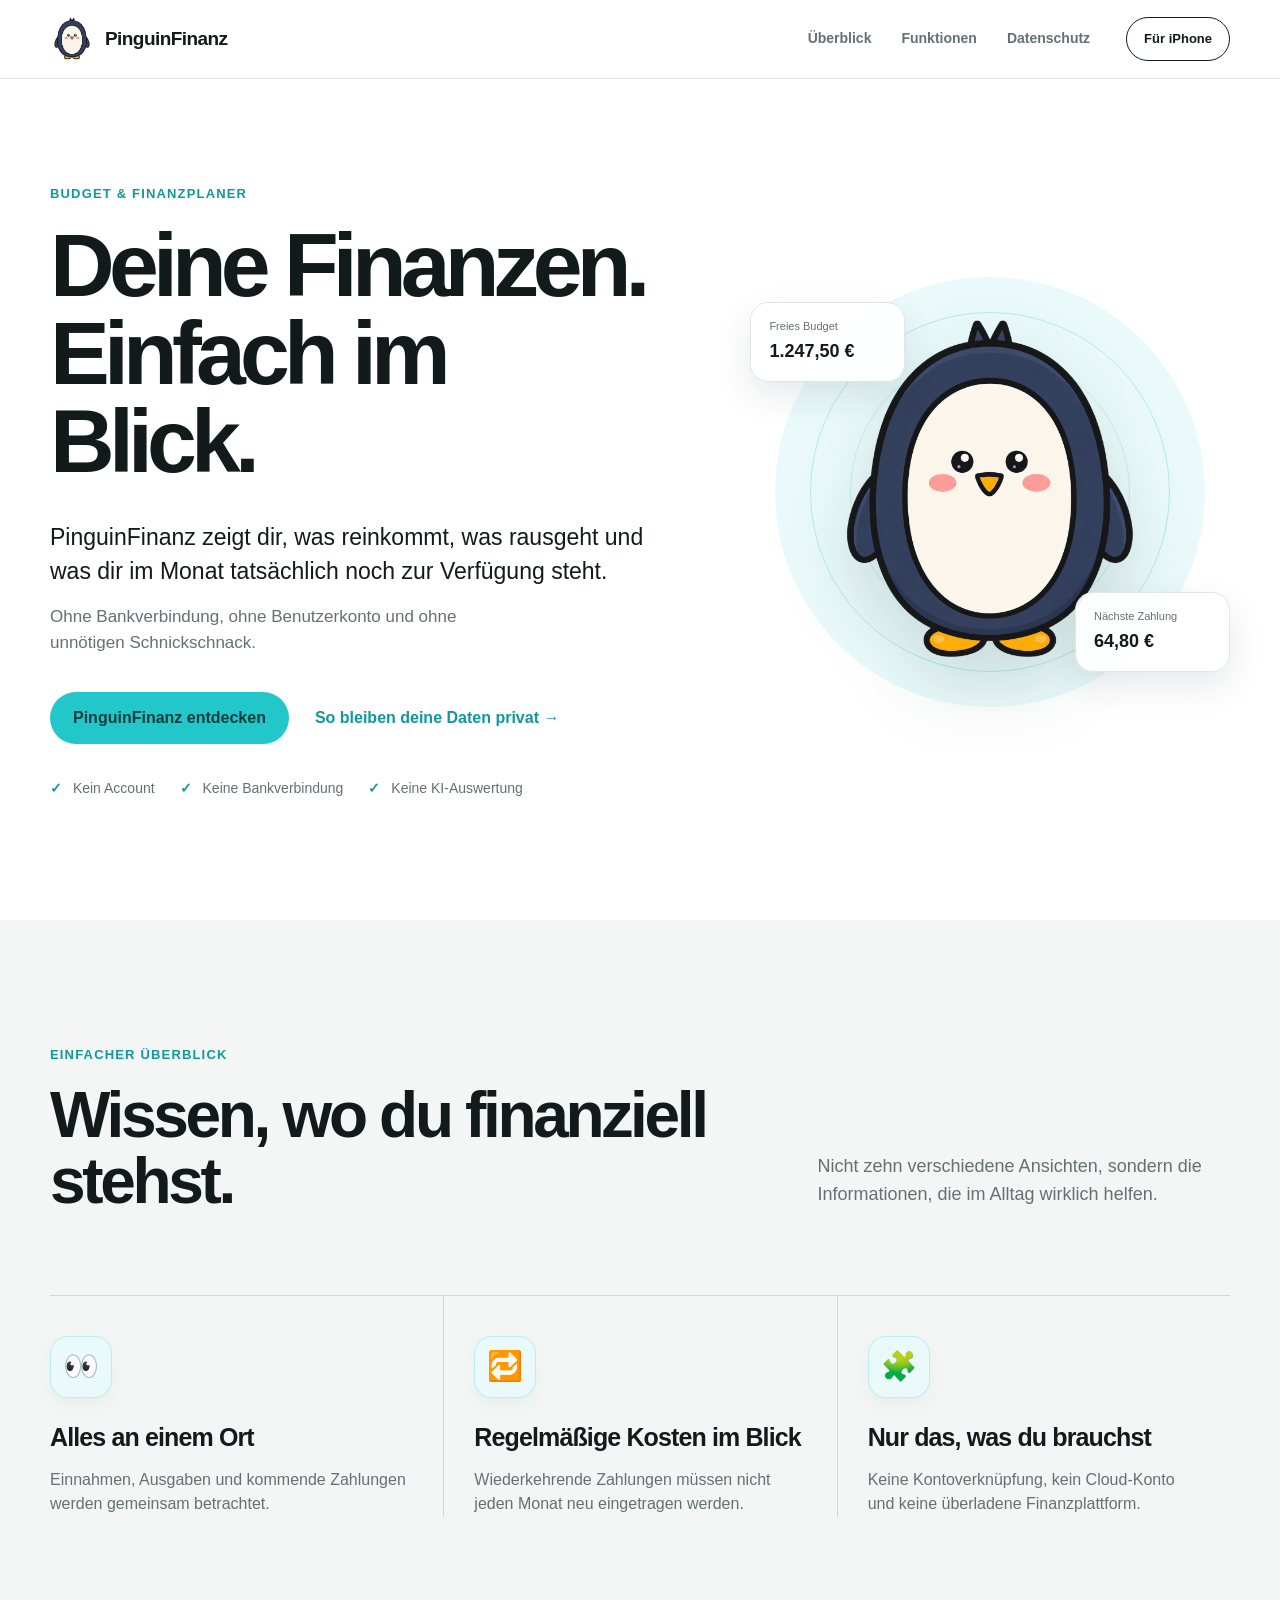
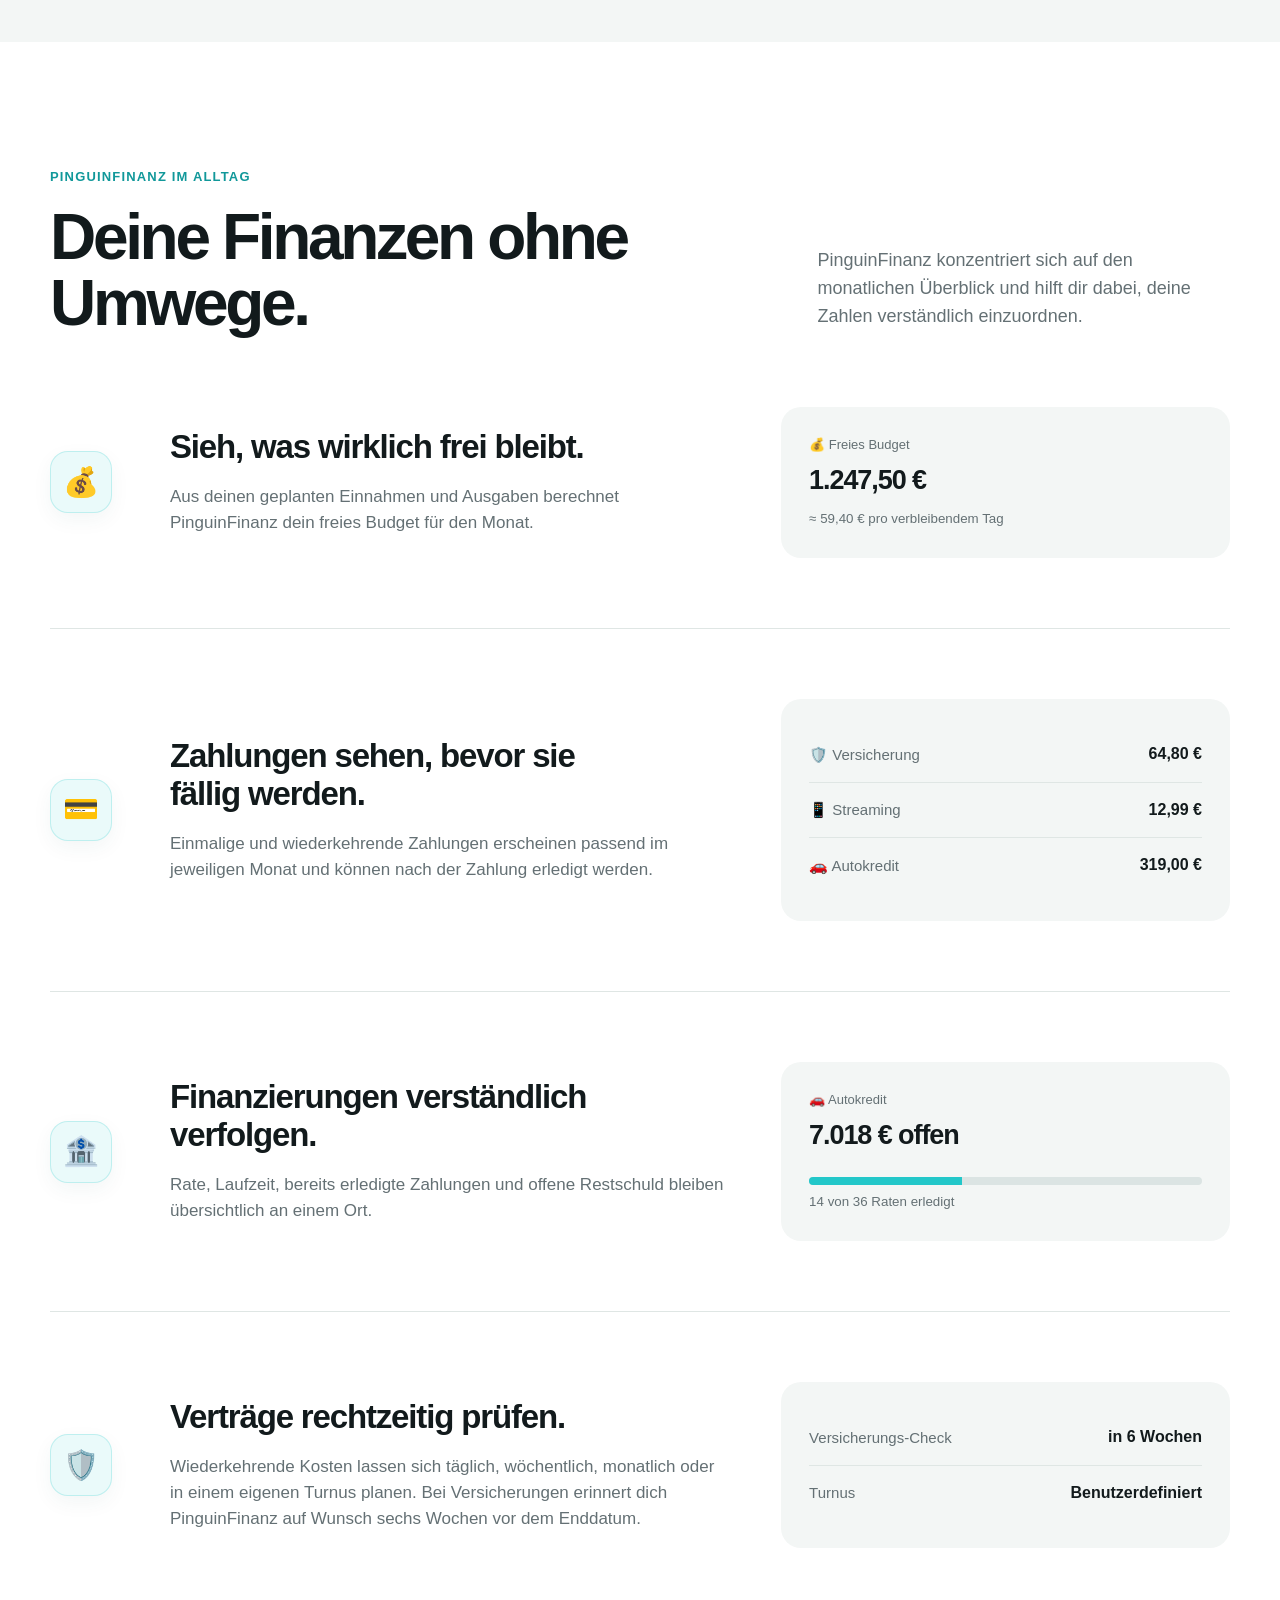
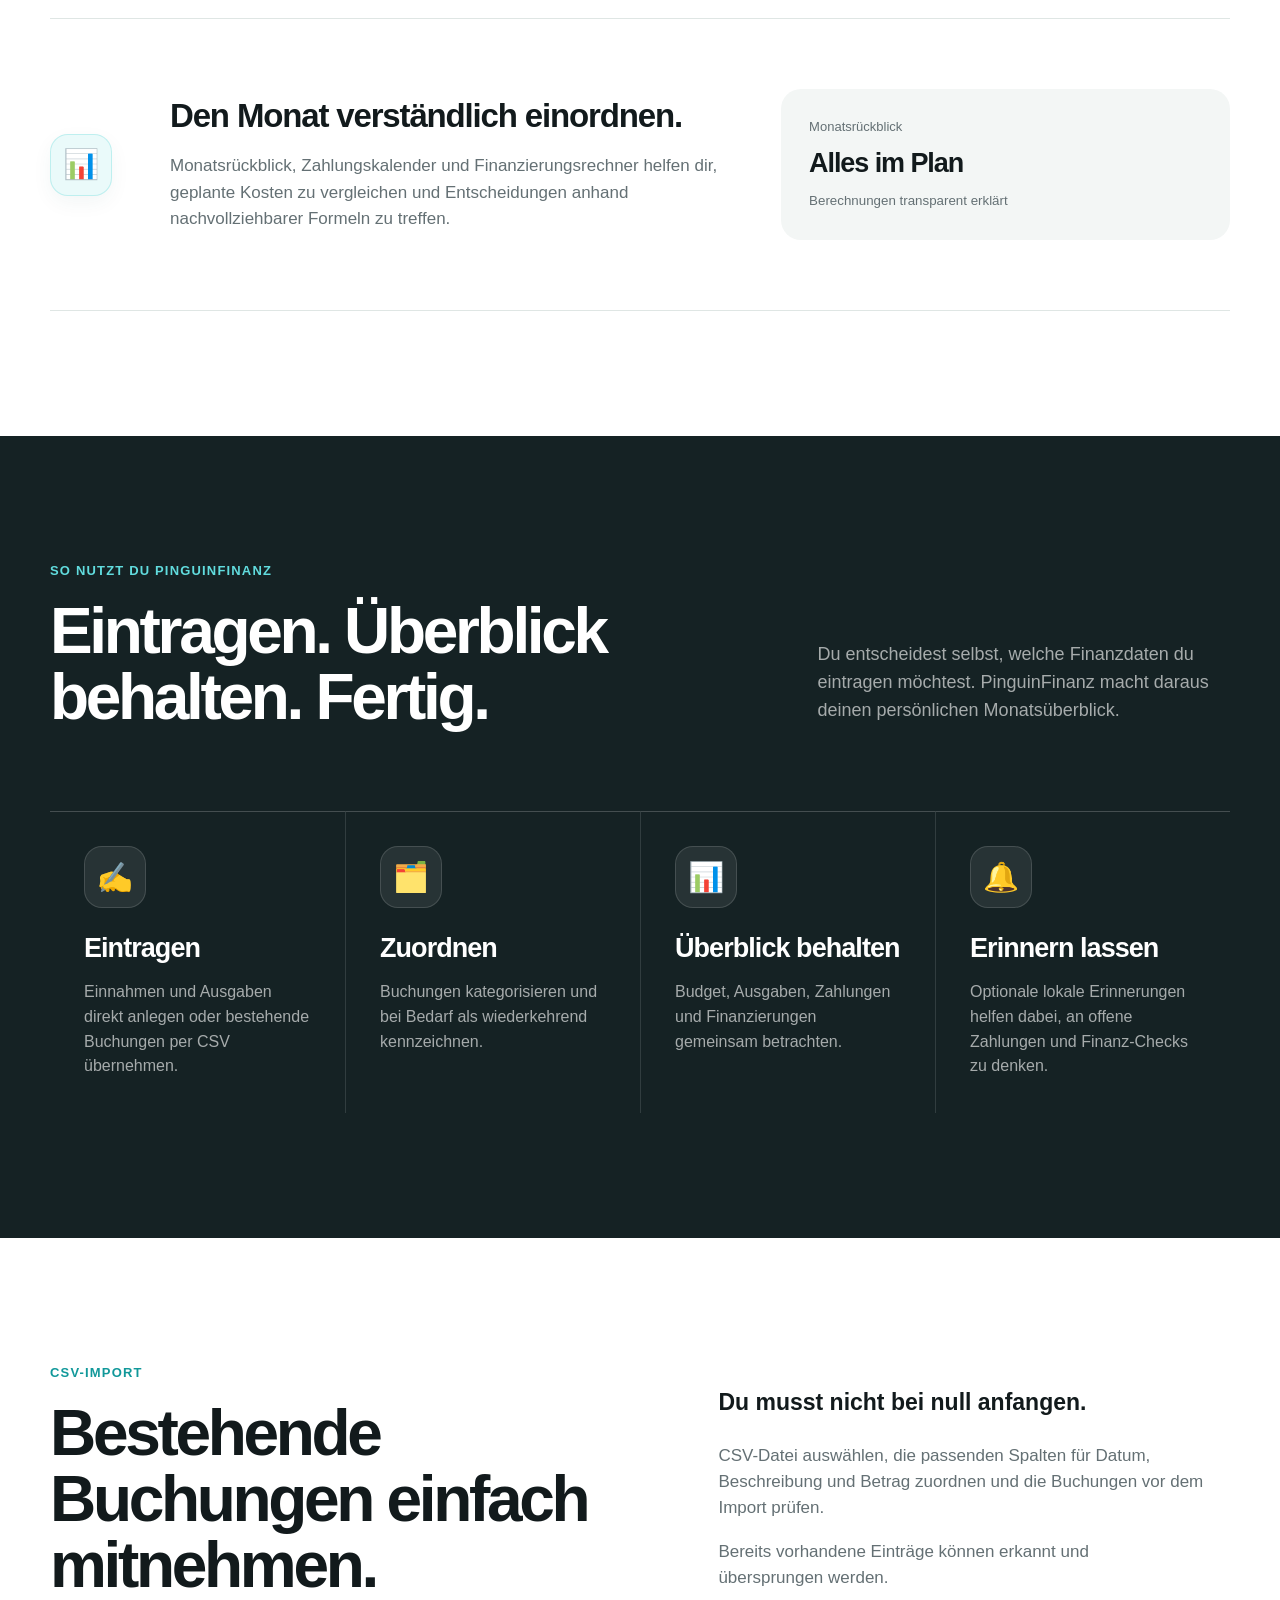
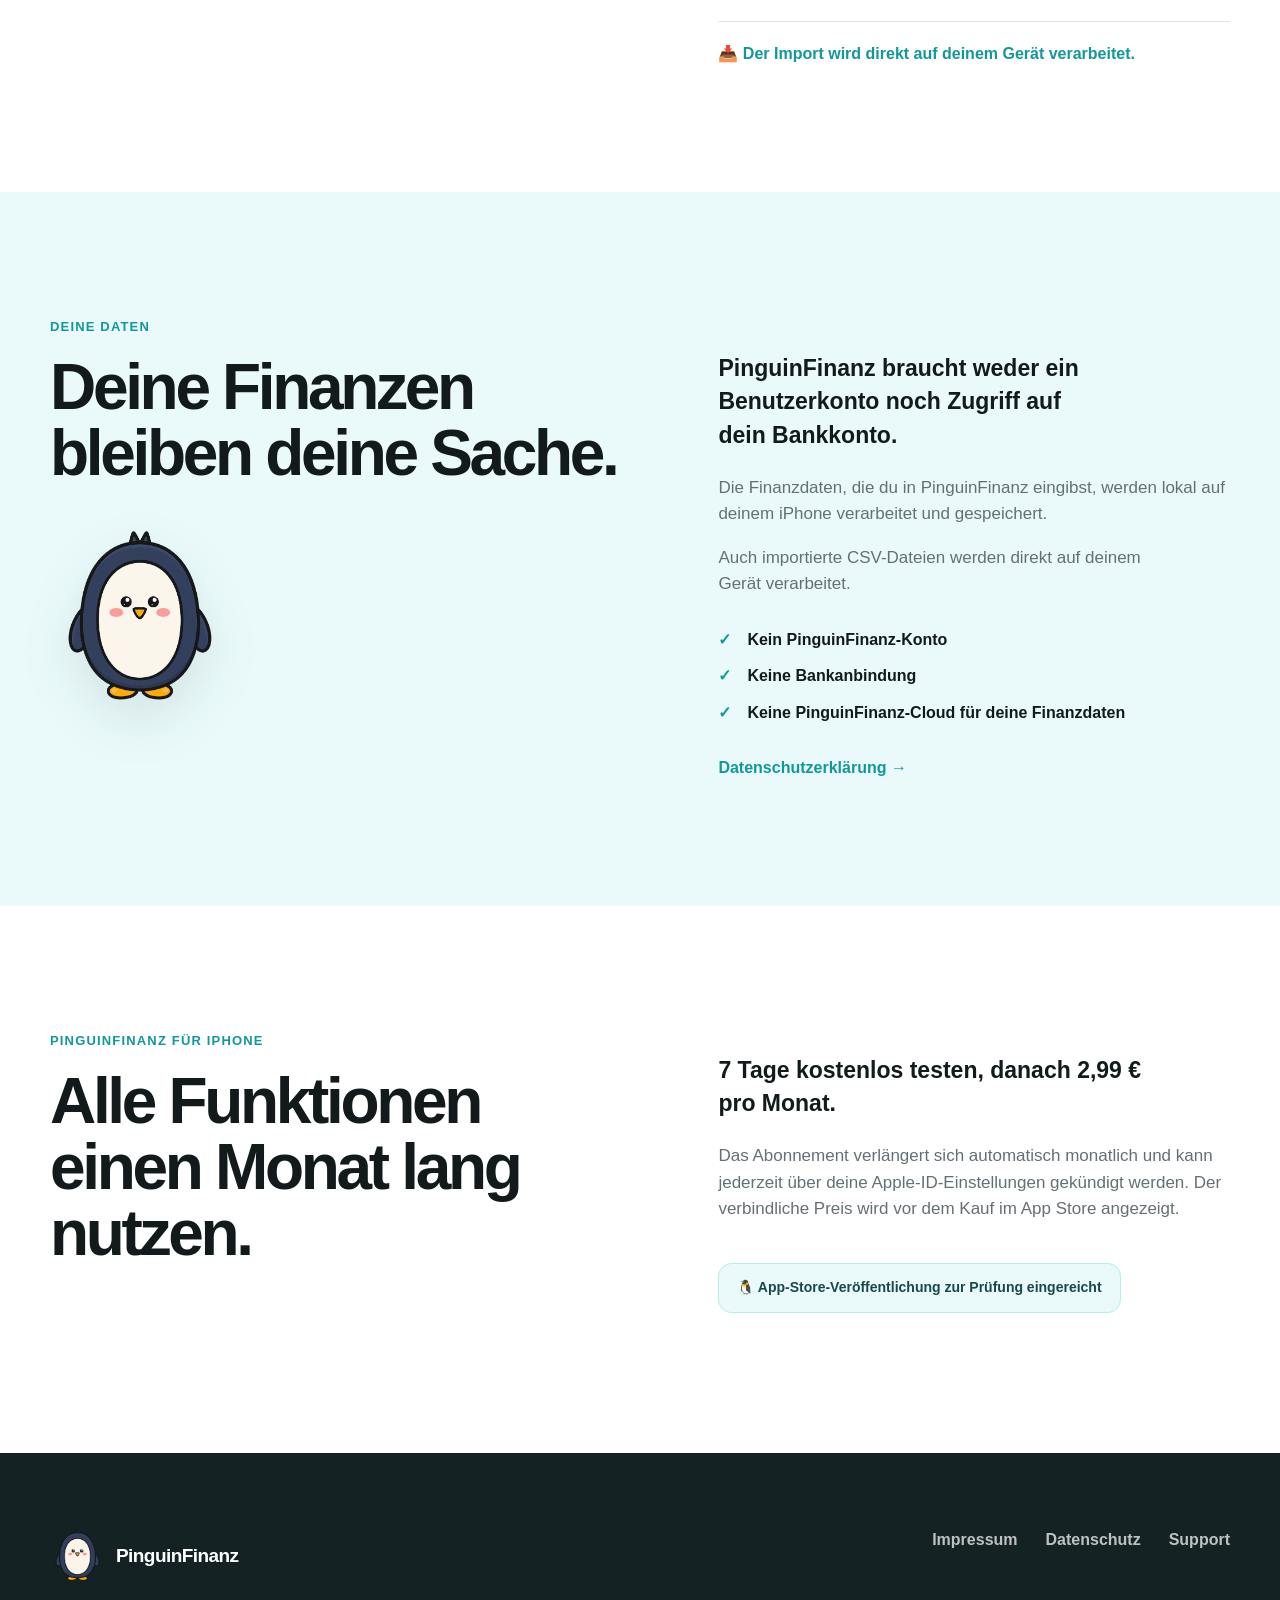
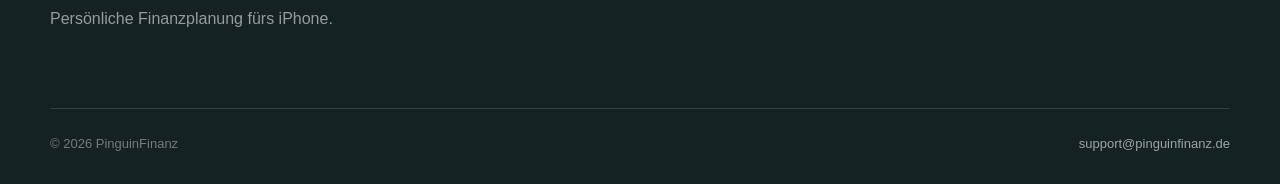
<file: index.html>
<!DOCTYPE html>
<html lang="de">
<head>
  <meta charset="UTF-8">

  <meta
    name="viewport"
    content="width=device-width, initial-scale=1.0"
  >

  <title>
    PinguinFinanz – Budget &amp; Finanzplaner
  </title>

  <meta
    name="description"
    content="PinguinFinanz ist eine persönliche Finanz-App für iPhone. Behalte Einnahmen, Ausgaben, Zahlungen, Finanzierungen und dein freies Budget einfach im Blick."
  >

  <meta
    name="theme-color"
    content="#22C7C9"
  >

  <meta
    property="og:title"
    content="PinguinFinanz – Budget &amp; Finanzplaner"
  >

  <meta
    property="og:description"
    content="Persönliche Finanzplanung fürs iPhone – ohne Bankverbindung, ohne Benutzerkonto und ohne KI-Auswertung."
  >

  <meta
    property="og:type"
    content="website"
  >

  <meta
    property="og:url"
    content="https://pinguinfinanz.de/"
  >

  <meta
    property="og:image"
    content="https://pinguinfinanz.de/pennypinguin.png"
  >

  <link
    rel="canonical"
    href="https://pinguinfinanz.de/"
  >

  <link
    rel="icon"
    type="image/png"
    href="pennypinguin.png"
  >

  <link
    rel="apple-touch-icon"
    href="pennypinguin.png"
  >

  <link
    rel="stylesheet"
    href="style.css"
  >
</head>

<body>

  <!-- =====================================================
       HEADER
       ===================================================== -->

  <header class="site-header">

    <div class="container header-inner">

      <a
        class="brand"
        href="#top"
        aria-label="PinguinFinanz Startseite"
      >
        <img
          src="pennypinguin.png"
          alt=""
          class="brand-logo"
        >

        <span>
          PinguinFinanz
        </span>
      </a>


      <nav
        class="navigation"
        aria-label="Hauptnavigation"
      >
        <a href="#ueberblick">
          Überblick
        </a>

        <a href="#funktionen">
          Funktionen
        </a>

        <a href="#datenschutz">
          Datenschutz
        </a>
      </nav>


      <a
        class="header-cta"
        href="#app-store"
      >
        Für iPhone
      </a>

    </div>

  </header>


  <main id="top">


    <!-- =====================================================
         HERO
         ===================================================== -->

    <section class="hero">

      <div class="container hero-grid">

        <div class="hero-copy">

          <p class="eyebrow">
            Budget &amp; Finanzplaner
          </p>

          <h1>
            Deine Finanzen.<br>
            Einfach im Blick.
          </h1>

          <p class="hero-lead">
            PinguinFinanz zeigt dir, was reinkommt,
            was rausgeht und was dir im Monat
            tatsächlich noch zur Verfügung steht.
          </p>

          <p class="hero-description">
            Ohne Bankverbindung, ohne Benutzerkonto
            und ohne unnötigen Schnickschnack.
          </p>


          <div class="hero-actions">

            <a
              class="button button-primary"
              href="#funktionen"
            >
              PinguinFinanz entdecken
            </a>

            <a
              class="simple-link"
              href="#datenschutz"
            >
              So bleiben deine Daten privat →
            </a>

          </div>


          <div class="hero-facts">

            <span>
              Kein Account
            </span>

            <span>
              Keine Bankverbindung
            </span>

            <span>
              Keine KI-Auswertung
            </span>

          </div>

        </div>


        <div class="hero-mascot-area">

          <div class="hero-mascot-background"></div>

          <img
            src="pennypinguin.png"
            alt="PinguinFinanz Maskottchen"
            class="hero-mascot"
          >


          <div class="hero-mini-card hero-card-one">

            <span>
              Freies Budget
            </span>

            <strong>
              1.247,50 €
            </strong>

          </div>


          <div class="hero-mini-card hero-card-two">

            <span>
              Nächste Zahlung
            </span>

            <strong>
              64,80 €
            </strong>

          </div>

        </div>

      </div>

    </section>


    <!-- =====================================================
         ÜBERBLICK
         ===================================================== -->

    <section
      class="section section-soft"
      id="ueberblick"
    >

      <div class="container">

        <p class="eyebrow">
          Einfacher Überblick
        </p>


        <div class="headline-grid">

          <h2>
            Wissen, wo du finanziell stehst.
          </h2>

          <p>
            Nicht zehn verschiedene Ansichten,
            sondern die Informationen, die im Alltag
            wirklich helfen.
          </p>

        </div>


        <div class="problem-grid">

          <article>

            <div class="emoji-badge">
              👀
            </div>

            <h3>
              Alles an einem Ort
            </h3>

            <p>
              Einnahmen, Ausgaben und kommende Zahlungen
              werden gemeinsam betrachtet.
            </p>

          </article>


          <article>

            <div class="emoji-badge">
              🔁
            </div>

            <h3>
              Regelmäßige Kosten im Blick
            </h3>

            <p>
              Wiederkehrende Zahlungen müssen nicht jeden
              Monat neu eingetragen werden.
            </p>

          </article>


          <article>

            <div class="emoji-badge">
              🧩
            </div>

            <h3>
              Nur das, was du brauchst
            </h3>

            <p>
              Keine Kontoverknüpfung, kein Cloud-Konto
              und keine überladene Finanzplattform.
            </p>

          </article>

        </div>

      </div>

    </section>


    <!-- =====================================================
         FUNKTIONEN
         ===================================================== -->

    <section
      class="section"
      id="funktionen"
    >

      <div class="container">

        <p class="eyebrow">
          PinguinFinanz im Alltag
        </p>


        <div class="headline-grid">

          <h2>
            Deine Finanzen ohne Umwege.
          </h2>

          <p>
            PinguinFinanz konzentriert sich auf den monatlichen
            Überblick und hilft dir dabei, deine Zahlen
            verständlich einzuordnen.
          </p>

        </div>


        <!-- FREIES BUDGET -->

        <div class="feature-row">

          <div class="feature-icon">
            💰
          </div>


          <div class="feature-copy">

            <h3>
              Sieh, was wirklich frei bleibt.
            </h3>

            <p>
              Aus deinen geplanten Einnahmen und Ausgaben
              berechnet PinguinFinanz dein freies Budget
              für den Monat.
            </p>

          </div>


          <div class="feature-visual">

            <span>
              💰 Freies Budget
            </span>

            <strong>
              1.247,50 €
            </strong>

            <small>
              ≈ 59,40 € pro verbleibendem Tag
            </small>

          </div>

        </div>


        <!-- ZAHLUNGEN -->

        <div class="feature-row">

          <div class="feature-icon">
            💳
          </div>


          <div class="feature-copy">

            <h3>
              Zahlungen sehen, bevor sie fällig werden.
            </h3>

            <p>
              Einmalige und wiederkehrende Zahlungen
              erscheinen passend im jeweiligen Monat
              und können nach der Zahlung erledigt werden.
            </p>

          </div>


          <div class="feature-visual payment-visual">

            <div>

              <span>
                🛡️ Versicherung
              </span>

              <strong>
                64,80 €
              </strong>

            </div>


            <div>

              <span>
                📱 Streaming
              </span>

              <strong>
                12,99 €
              </strong>

            </div>


            <div>

              <span>
                🚗 Autokredit
              </span>

              <strong>
                319,00 €
              </strong>

            </div>

          </div>

        </div>


        <!-- FINANZIERUNGEN -->

        <div class="feature-row">

          <div class="feature-icon">
            🏦
          </div>


          <div class="feature-copy">

            <h3>
              Finanzierungen verständlich verfolgen.
            </h3>

            <p>
              Rate, Laufzeit, bereits erledigte Zahlungen
              und offene Restschuld bleiben übersichtlich
              an einem Ort.
            </p>

          </div>


          <div class="feature-visual">

            <span>
              🚗 Autokredit
            </span>

            <strong>
              7.018 € offen
            </strong>

            <div class="progress-track">
              <div class="progress-fill"></div>
            </div>

            <small>
              14 von 36 Raten erledigt
            </small>

          </div>

        </div>


        <!-- VERTRÄGE UND VERSICHERUNGEN -->

        <div class="feature-row">

          <div class="feature-icon">
            🛡️
          </div>


          <div class="feature-copy">

            <h3>
              Verträge rechtzeitig prüfen.
            </h3>

            <p>
              Wiederkehrende Kosten lassen sich täglich, wöchentlich,
              monatlich oder in einem eigenen Turnus planen. Bei Versicherungen
              erinnert dich PinguinFinanz auf Wunsch sechs Wochen vor dem Enddatum.
            </p>

          </div>


          <div class="feature-visual payment-visual">

            <div>
              <span>Versicherungs-Check</span>
              <strong>in 6 Wochen</strong>
            </div>

            <div>
              <span>Turnus</span>
              <strong>Benutzerdefiniert</strong>
            </div>

          </div>

        </div>


        <!-- MONATSRÜCKBLICK -->

        <div class="feature-row">

          <div class="feature-icon">
            📊
          </div>


          <div class="feature-copy">

            <h3>
              Den Monat verständlich einordnen.
            </h3>

            <p>
              Monatsrückblick, Zahlungskalender und Finanzierungsrechner
              helfen dir, geplante Kosten zu vergleichen und Entscheidungen
              anhand nachvollziehbarer Formeln zu treffen.
            </p>

          </div>


          <div class="feature-visual">

            <span>Monatsrückblick</span>
            <strong>Alles im Plan</strong>
            <small>Berechnungen transparent erklärt</small>

          </div>

        </div>

      </div>

    </section>


    <!-- =====================================================
         SO NUTZT DU PENNYPINGUIN
         ===================================================== -->

    <section class="section section-dark">

      <div class="container">

        <p class="eyebrow eyebrow-light">
          So nutzt du PinguinFinanz
        </p>


        <div class="headline-grid headline-grid-dark">

          <h2>
            Eintragen. Überblick behalten. Fertig.
          </h2>

          <p>
            Du entscheidest selbst, welche Finanzdaten
            du eintragen möchtest. PinguinFinanz macht
            daraus deinen persönlichen Monatsüberblick.
          </p>

        </div>


        <div class="steps-grid">

          <article>

            <div class="emoji-badge emoji-badge-dark">
              ✍️
            </div>

            <h3>
              Eintragen
            </h3>

            <p>
              Einnahmen und Ausgaben direkt anlegen
              oder bestehende Buchungen per CSV übernehmen.
            </p>

          </article>


          <article>

            <div class="emoji-badge emoji-badge-dark">
              🗂️
            </div>

            <h3>
              Zuordnen
            </h3>

            <p>
              Buchungen kategorisieren und bei Bedarf
              als wiederkehrend kennzeichnen.
            </p>

          </article>


          <article>

            <div class="emoji-badge emoji-badge-dark">
              📊
            </div>

            <h3>
              Überblick behalten
            </h3>

            <p>
              Budget, Ausgaben, Zahlungen und
              Finanzierungen gemeinsam betrachten.
            </p>

          </article>


          <article>

            <div class="emoji-badge emoji-badge-dark">
              🔔
            </div>

            <h3>
              Erinnern lassen
            </h3>

            <p>
              Optionale lokale Erinnerungen helfen dabei,
              an offene Zahlungen und Finanz-Checks zu denken.
            </p>

          </article>

        </div>

      </div>

    </section>


    <!-- =====================================================
         CSV IMPORT
         ===================================================== -->

    <section class="section">

      <div class="container split-section">

        <div>

          <p class="eyebrow">
            CSV-Import
          </p>

          <h2>
            Bestehende Buchungen einfach mitnehmen.
          </h2>

        </div>


        <div>

          <p class="large-copy">
            Du musst nicht bei null anfangen.
          </p>

          <p>
            CSV-Datei auswählen, die passenden Spalten
            für Datum, Beschreibung und Betrag zuordnen
            und die Buchungen vor dem Import prüfen.
          </p>

          <p>
            Bereits vorhandene Einträge können erkannt
            und übersprungen werden.
          </p>

          <div class="inline-note">
            📥 Der Import wird direkt auf deinem Gerät verarbeitet.
          </div>

        </div>

      </div>

    </section>


    <!-- =====================================================
         DATENSCHUTZ
         ===================================================== -->

    <section
      class="section privacy-section"
      id="datenschutz"
    >

      <div class="container privacy-grid">

        <div>

          <p class="eyebrow">
            Deine Daten
          </p>

          <h2>
            Deine Finanzen bleiben deine Sache.
          </h2>

          <img
            src="pennypinguin.png"
            alt=""
            class="privacy-mascot"
          >

        </div>


        <div class="privacy-copy">

          <p class="large-copy">
            PinguinFinanz braucht weder ein Benutzerkonto
            noch Zugriff auf dein Bankkonto.
          </p>

          <p>
            Die Finanzdaten, die du in PinguinFinanz eingibst,
            werden lokal auf deinem iPhone verarbeitet
            und gespeichert.
          </p>

          <p>
            Auch importierte CSV-Dateien werden direkt
            auf deinem Gerät verarbeitet.
          </p>


          <ul>

            <li>
              Kein PinguinFinanz-Konto
            </li>

            <li>
              Keine Bankanbindung
            </li>

            <li>
              Keine PinguinFinanz-Cloud für deine Finanzdaten
            </li>

          </ul>


          <a
            class="simple-link"
            href="datenschutz.html"
          >
            Datenschutzerklärung →
          </a>

        </div>

      </div>

    </section>


    <!-- =====================================================
         APP STORE
         ===================================================== -->

    <section
      class="section app-store-section"
      id="app-store"
    >

      <div class="container app-store-grid">

        <div>

          <p class="eyebrow">
            PinguinFinanz für iPhone
          </p>

          <h2>
            Alle Funktionen einen Monat lang nutzen.
          </h2>

        </div>


        <div class="app-store-copy">

          <p class="large-copy">
            7 Tage kostenlos testen, danach 2,99 € pro Monat.
          </p>

          <p>
            Das Abonnement verlängert sich automatisch monatlich und kann
            jederzeit über deine Apple-ID-Einstellungen gekündigt werden.
            Der verbindliche Preis wird vor dem Kauf im App Store angezeigt.
          </p>

          <div class="store-status">
            🐧 App-Store-Veröffentlichung zur Prüfung eingereicht
          </div>

        </div>

      </div>

    </section>

  </main>


  <!-- =====================================================
       FOOTER
       ===================================================== -->

  <footer class="site-footer">

    <div class="container footer-grid">

      <div>

        <a
          class="brand footer-brand"
          href="#top"
        >
          <img
            src="pennypinguin.png"
            alt=""
            class="brand-logo footer-logo"
          >

          <span>
            PinguinFinanz
          </span>
        </a>

        <p>
          Persönliche Finanzplanung fürs iPhone.
        </p>

      </div>


      <div class="footer-links">

        <a href="impressum.html">
          Impressum
        </a>

        <a href="datenschutz.html">
          Datenschutz
        </a>

        <a href="support.html">
          Support
        </a>

      </div>

    </div>


    <div class="container footer-bottom">

      <span>
        © 2026 PinguinFinanz
      </span>

      <a href="mailto:support@pinguinfinanz.de">
        support@pinguinfinanz.de
      </a>

    </div>

  </footer>

</body>
</html>
</file>
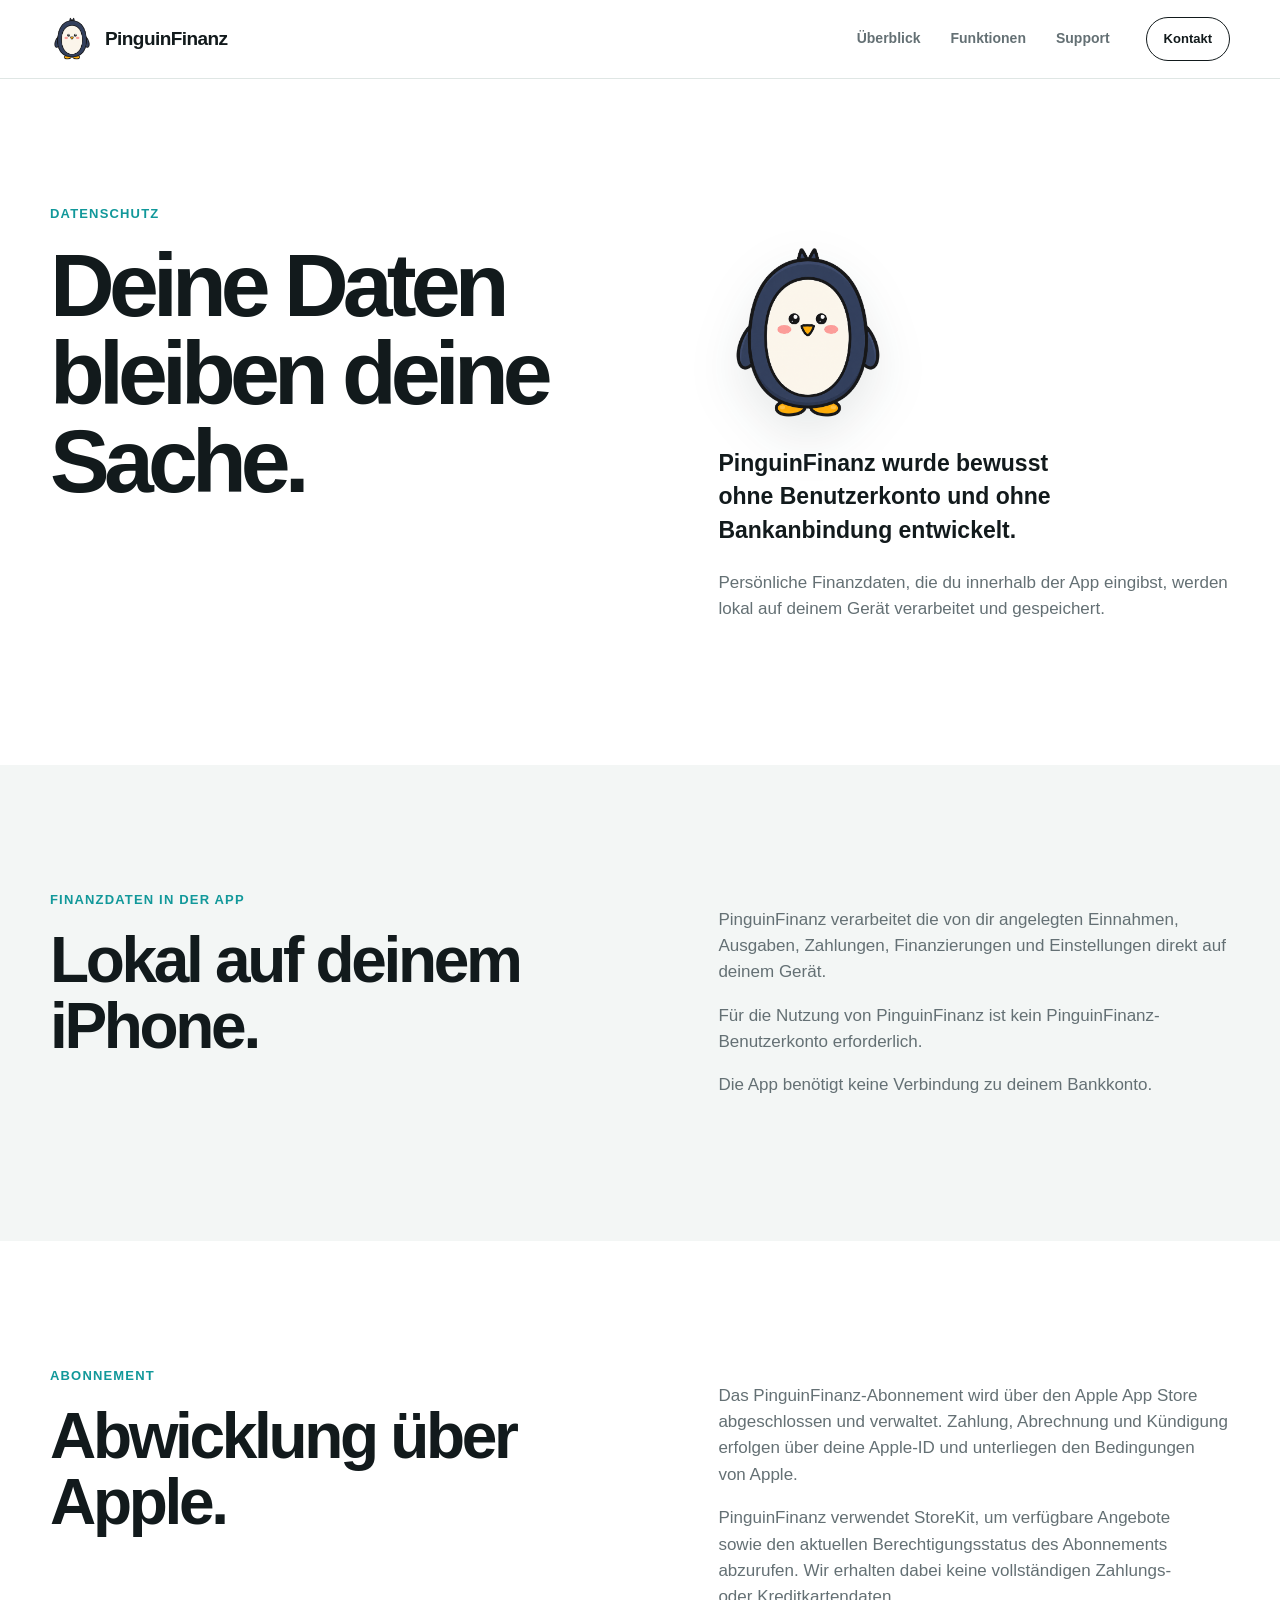
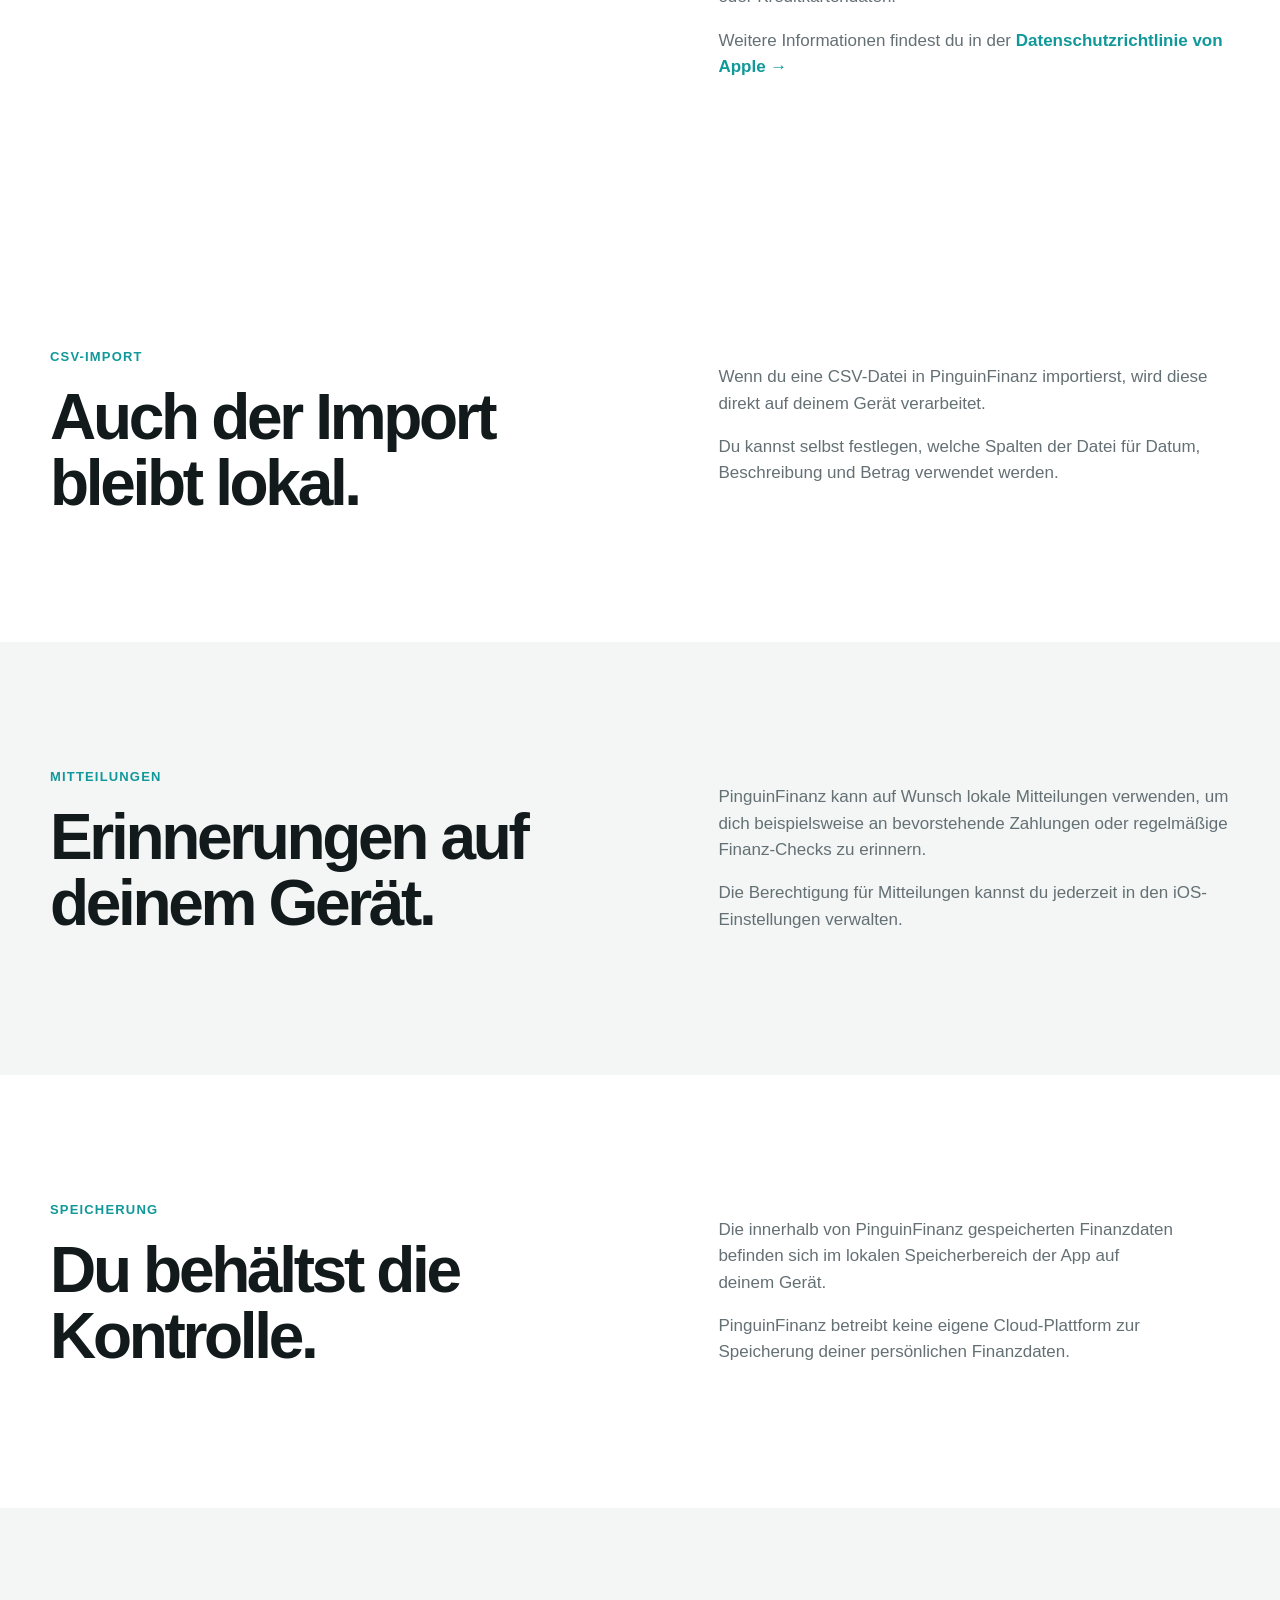
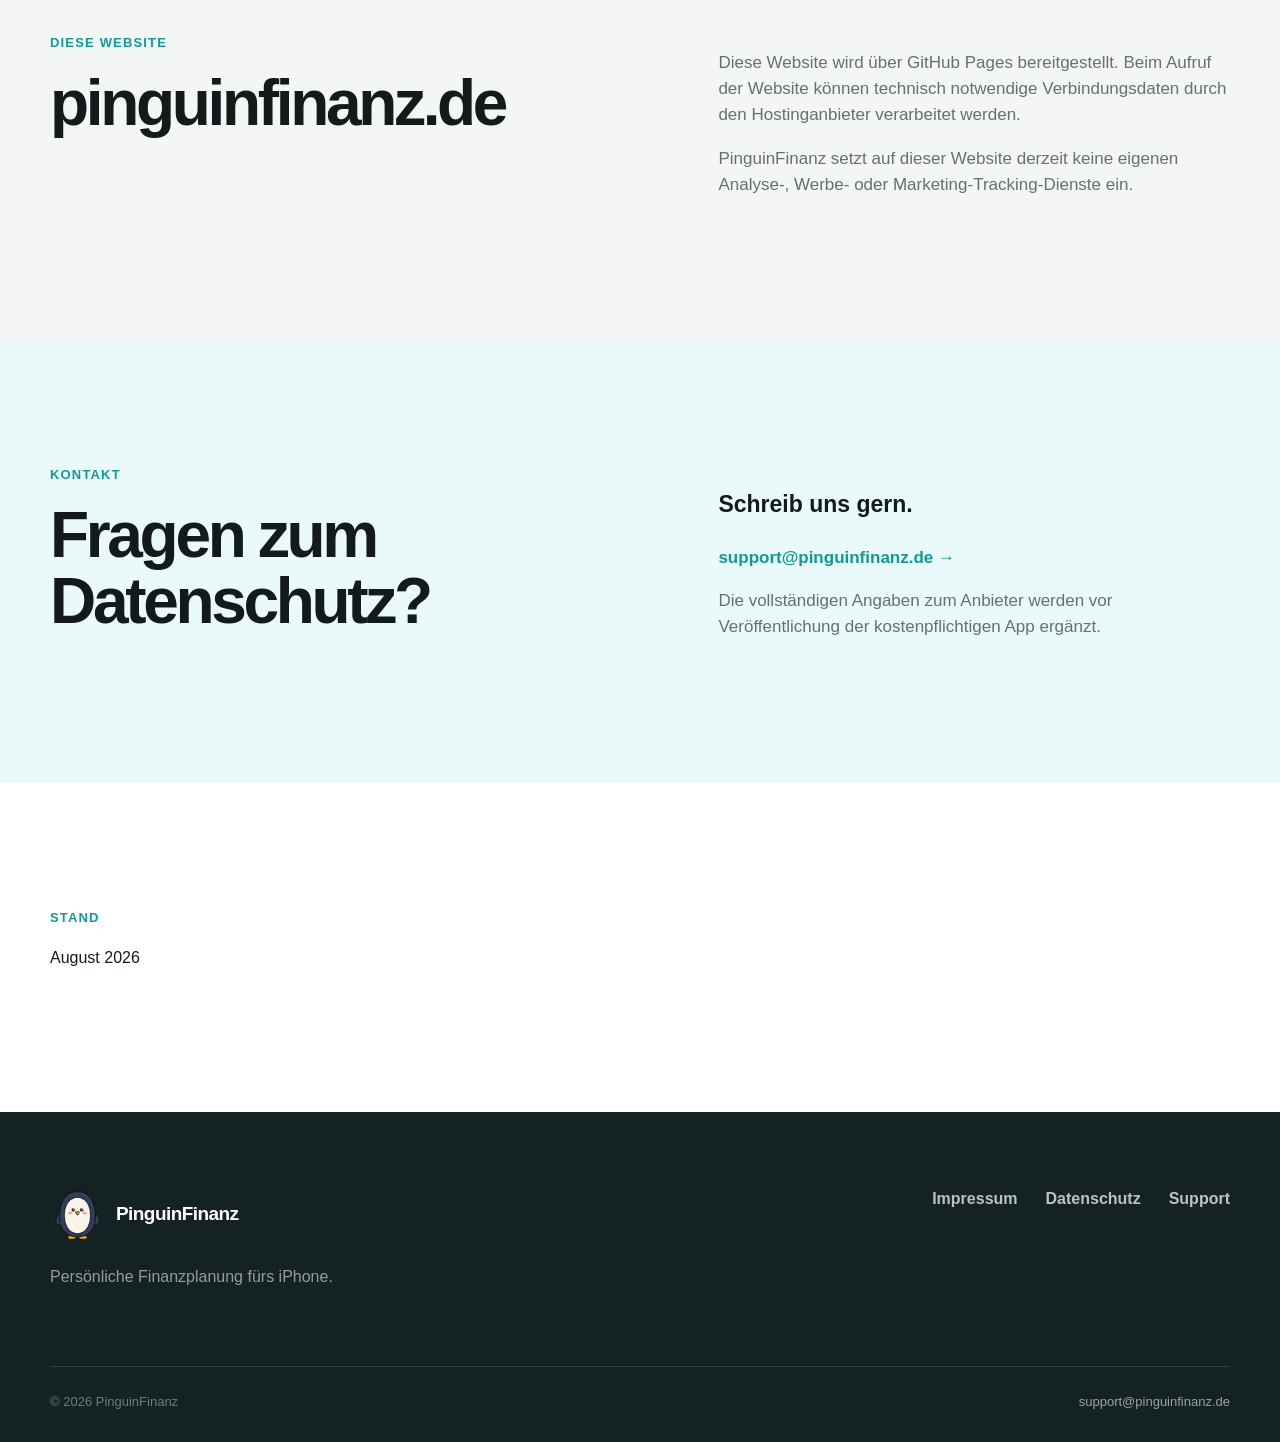
<file: datenschutz.html>
<!DOCTYPE html>
<html lang="de">
<head>
  <meta charset="UTF-8">

  <meta
    name="viewport"
    content="width=device-width, initial-scale=1.0"
  >

  <title>Datenschutz – PinguinFinanz</title>

  <meta
    name="description"
    content="Datenschutzerklärung für PinguinFinanz und pinguinfinanz.de."
  >

  <meta
    name="theme-color"
    content="#22C7C9"
  >

  <link
    rel="icon"
    type="image/png"
    href="pennypinguin.png"
  >

  <link
    rel="apple-touch-icon"
    href="pennypinguin.png"
  >

  <link
    rel="stylesheet"
    href="style.css"
  >
</head>

<body>

  <header class="site-header">

    <div class="container header-inner">

      <a
        class="brand"
        href="index.html"
        aria-label="PinguinFinanz Startseite"
      >
        <img
          src="pennypinguin.png"
          alt=""
          class="brand-logo"
        >

        <span>PinguinFinanz</span>
      </a>

      <nav
        class="navigation"
        aria-label="Hauptnavigation"
      >
        <a href="index.html#ueberblick">
          Überblick
        </a>

        <a href="index.html#funktionen">
          Funktionen
        </a>

        <a href="support.html">
          Support
        </a>
      </nav>

      <a
        class="header-cta"
        href="mailto:support@pinguinfinanz.de"
      >
        Kontakt
      </a>

    </div>

  </header>


  <main>

    <section class="section">

      <div class="container split-section">

        <div>

          <p class="eyebrow">
            Datenschutz
          </p>

          <h1>
            Deine Daten bleiben deine Sache.
          </h1>

        </div>

        <div>

          <img
            src="pennypinguin.png"
            alt=""
            class="privacy-mascot"
          >

          <p class="large-copy">
            PinguinFinanz wurde bewusst ohne Benutzerkonto
            und ohne Bankanbindung entwickelt.
          </p>

          <p>
            Persönliche Finanzdaten, die du innerhalb der App
            eingibst, werden lokal auf deinem Gerät verarbeitet
            und gespeichert.
          </p>

        </div>

      </div>

    </section>


    <section class="section section-soft">

      <div class="container split-section">

        <div>

          <p class="eyebrow">
            Finanzdaten in der App
          </p>

          <h2>
            Lokal auf deinem iPhone.
          </h2>

        </div>

        <div>

          <p>
            PinguinFinanz verarbeitet die von dir angelegten Einnahmen,
            Ausgaben, Zahlungen, Finanzierungen und Einstellungen
            direkt auf deinem Gerät.
          </p>

          <p>
            Für die Nutzung von PinguinFinanz ist kein
            PinguinFinanz-Benutzerkonto erforderlich.
          </p>

          <p>
            Die App benötigt keine Verbindung zu deinem Bankkonto.
          </p>

        </div>

      </div>

    </section>


    <section class="section">

      <div class="container split-section">

        <div>

          <p class="eyebrow">
            Abonnement
          </p>

          <h2>
            Abwicklung über Apple.
          </h2>

        </div>

        <div>

          <p>
            Das PinguinFinanz-Abonnement wird über den Apple App Store
            abgeschlossen und verwaltet. Zahlung, Abrechnung und Kündigung
            erfolgen über deine Apple-ID und unterliegen den Bedingungen von Apple.
          </p>

          <p>
            PinguinFinanz verwendet StoreKit, um verfügbare Angebote sowie den
            aktuellen Berechtigungsstatus des Abonnements abzurufen. Wir erhalten
            dabei keine vollständigen Zahlungs- oder Kreditkartendaten.
          </p>

          <p>
            Weitere Informationen findest du in der
            <a class="simple-link" href="https://www.apple.com/de/legal/privacy/" rel="noopener noreferrer">
              Datenschutzrichtlinie von Apple →
            </a>
          </p>

        </div>

      </div>

    </section>


    <section class="section">

      <div class="container split-section">

        <div>

          <p class="eyebrow">
            CSV-Import
          </p>

          <h2>
            Auch der Import bleibt lokal.
          </h2>

        </div>

        <div>

          <p>
            Wenn du eine CSV-Datei in PinguinFinanz importierst,
            wird diese direkt auf deinem Gerät verarbeitet.
          </p>

          <p>
            Du kannst selbst festlegen, welche Spalten der Datei
            für Datum, Beschreibung und Betrag verwendet werden.
          </p>

        </div>

      </div>

    </section>


    <section class="section section-soft">

      <div class="container split-section">

        <div>

          <p class="eyebrow">
            Mitteilungen
          </p>

          <h2>
            Erinnerungen auf deinem Gerät.
          </h2>

        </div>

        <div>

          <p>
            PinguinFinanz kann auf Wunsch lokale Mitteilungen verwenden,
            um dich beispielsweise an bevorstehende Zahlungen oder
            regelmäßige Finanz-Checks zu erinnern.
          </p>

          <p>
            Die Berechtigung für Mitteilungen kannst du jederzeit
            in den iOS-Einstellungen verwalten.
          </p>

        </div>

      </div>

    </section>


    <section class="section">

      <div class="container split-section">

        <div>

          <p class="eyebrow">
            Speicherung
          </p>

          <h2>
            Du behältst die Kontrolle.
          </h2>

        </div>

        <div>

          <p>
            Die innerhalb von PinguinFinanz gespeicherten Finanzdaten
            befinden sich im lokalen Speicherbereich der App auf deinem Gerät.
          </p>

          <p>
            PinguinFinanz betreibt keine eigene Cloud-Plattform zur
            Speicherung deiner persönlichen Finanzdaten.
          </p>

        </div>

      </div>

    </section>


    <section class="section section-soft">

      <div class="container split-section">

        <div>

          <p class="eyebrow">
            Diese Website
          </p>

          <h2>
            pinguinfinanz.de
          </h2>

        </div>

        <div>

          <p>
            Diese Website wird über GitHub Pages bereitgestellt.
            Beim Aufruf der Website können technisch notwendige
            Verbindungsdaten durch den Hostinganbieter verarbeitet werden.
          </p>

          <p>
            PinguinFinanz setzt auf dieser Website derzeit keine eigenen
            Analyse-, Werbe- oder Marketing-Tracking-Dienste ein.
          </p>

        </div>

      </div>

    </section>


    <section class="section privacy-section">

      <div class="container split-section">

        <div>

          <p class="eyebrow">
            Kontakt
          </p>

          <h2>
            Fragen zum Datenschutz?
          </h2>

        </div>

        <div>

          <p class="large-copy">
            Schreib uns gern.
          </p>

          <p>
            <a
              class="simple-link"
              href="mailto:support@pinguinfinanz.de"
            >
              support@pinguinfinanz.de →
            </a>
          </p>

          <p>
            Die vollständigen Angaben zum Anbieter werden vor
            Veröffentlichung der kostenpflichtigen App ergänzt.
          </p>

        </div>

      </div>

    </section>


    <section class="section">

      <div class="container">

        <p class="eyebrow">
          Stand
        </p>

        <p>
          August 2026
        </p>

      </div>

    </section>

  </main>


  <footer class="site-footer">

    <div class="container footer-grid">

      <div>

        <a
          class="brand footer-brand"
          href="index.html"
        >
          <img
            src="pennypinguin.png"
            alt=""
            class="brand-logo footer-logo"
          >

          <span>PinguinFinanz</span>
        </a>

        <p>
          Persönliche Finanzplanung fürs iPhone.
        </p>

      </div>

      <div class="footer-links">

        <a href="impressum.html">
          Impressum
        </a>

        <a href="datenschutz.html">
          Datenschutz
        </a>

        <a href="support.html">
          Support
        </a>

      </div>

    </div>

    <div class="container footer-bottom">

      <span>
        © 2026 PinguinFinanz
      </span>

      <a href="mailto:support@pinguinfinanz.de">
        support@pinguinfinanz.de
      </a>

    </div>

  </footer>

</body>
</html>
</file>
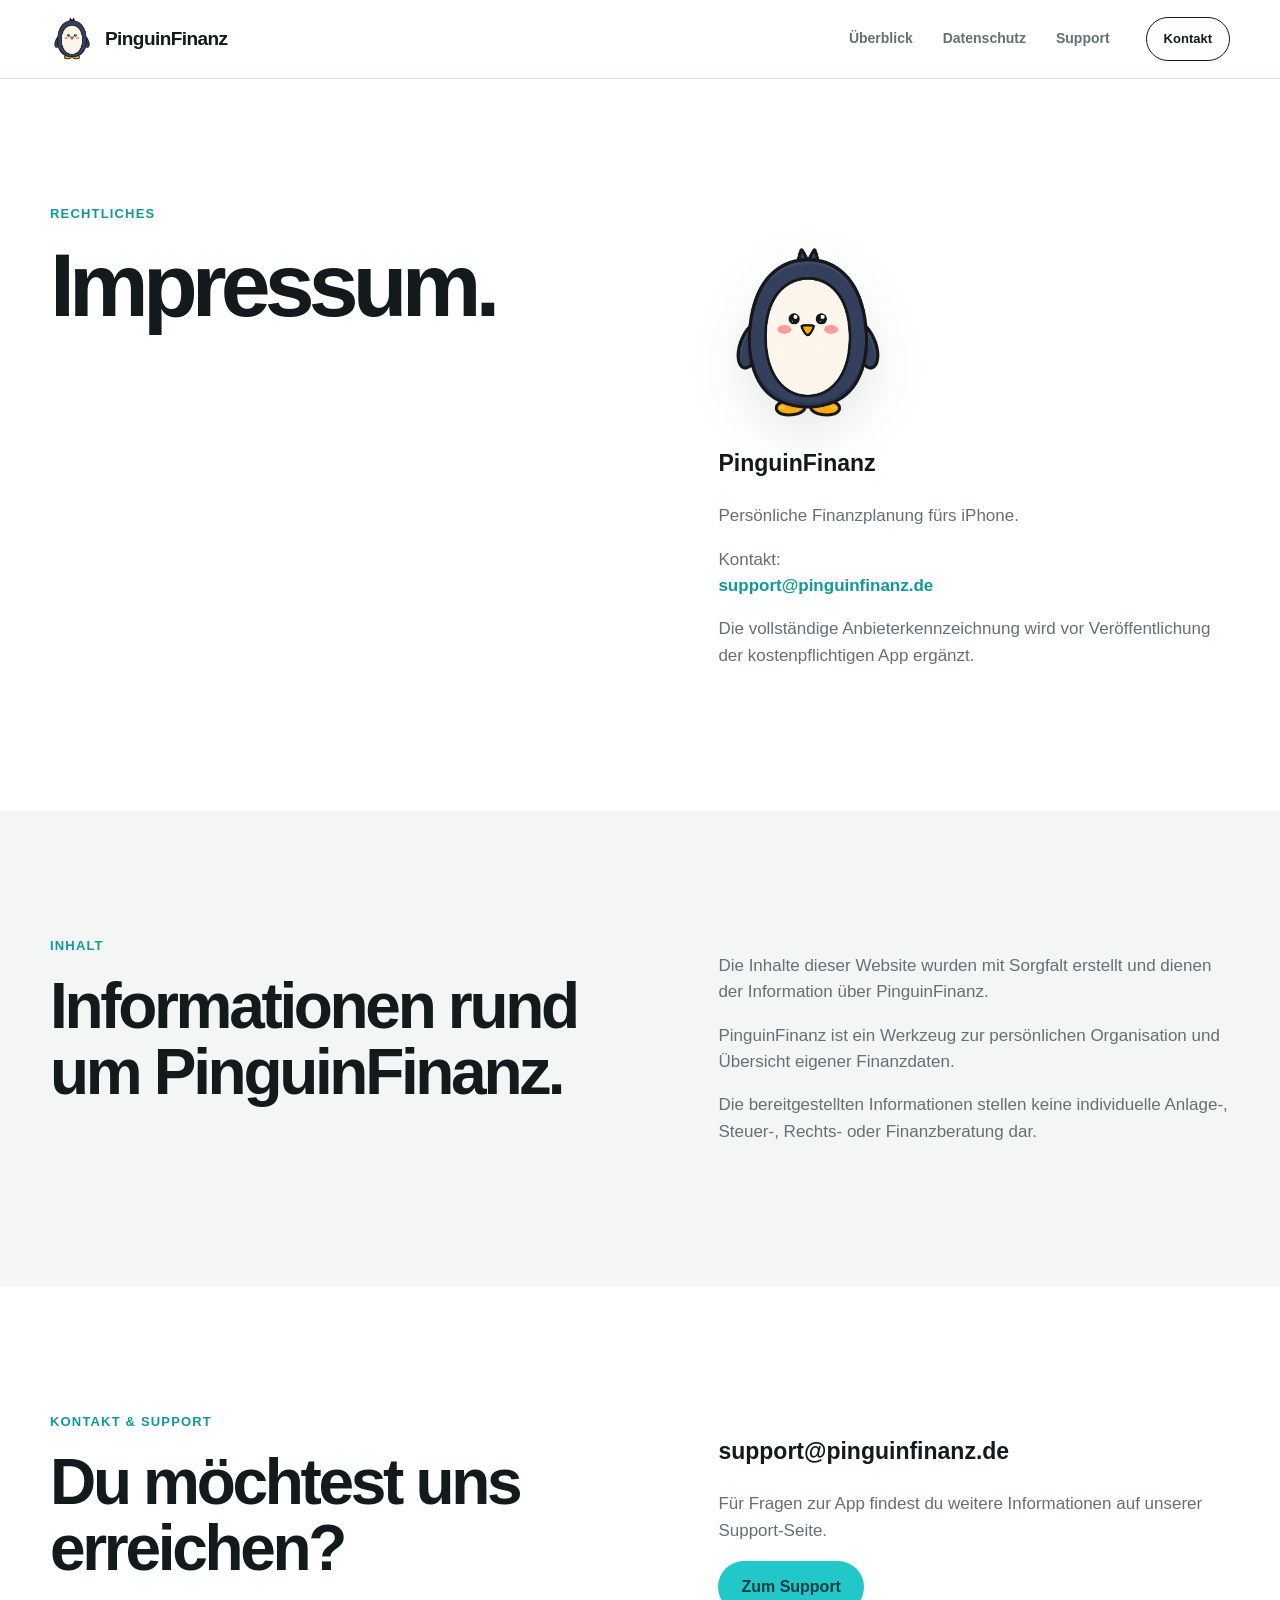
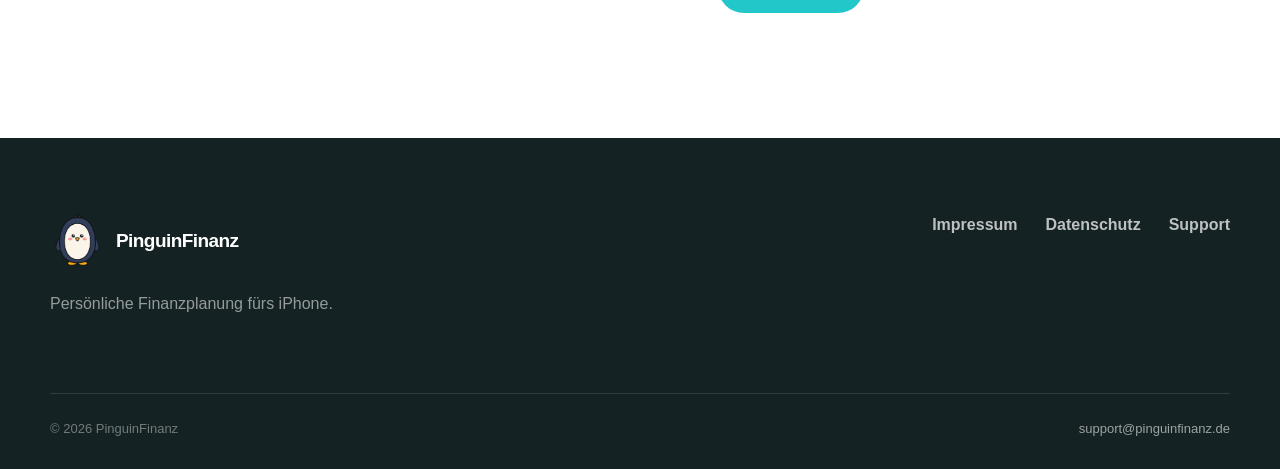
<file: impressum.html>
<!DOCTYPE html>
<html lang="de">
<head>
  <meta charset="UTF-8">

  <meta
    name="viewport"
    content="width=device-width, initial-scale=1.0"
  >

  <title>Impressum – PinguinFinanz</title>

  <meta
    name="description"
    content="Impressum und Kontaktinformationen zu PinguinFinanz."
  >

  <meta
    name="theme-color"
    content="#22C7C9"
  >

  <link
    rel="icon"
    type="image/png"
    href="pennypinguin.png"
  >

  <link
    rel="apple-touch-icon"
    href="pennypinguin.png"
  >

  <link
    rel="stylesheet"
    href="style.css"
  >
</head>

<body>

  <header class="site-header">

    <div class="container header-inner">

      <a
        class="brand"
        href="index.html"
        aria-label="PinguinFinanz Startseite"
      >
        <img
          src="pennypinguin.png"
          alt=""
          class="brand-logo"
        >

        <span>PinguinFinanz</span>
      </a>

      <nav
        class="navigation"
        aria-label="Hauptnavigation"
      >
        <a href="index.html#ueberblick">
          Überblick
        </a>

        <a href="datenschutz.html">
          Datenschutz
        </a>

        <a href="support.html">
          Support
        </a>
      </nav>

      <a
        class="header-cta"
        href="mailto:support@pinguinfinanz.de"
      >
        Kontakt
      </a>

    </div>

  </header>


  <main>

    <section class="section">

      <div class="container split-section">

        <div>

          <p class="eyebrow">
            Rechtliches
          </p>

          <h1>
            Impressum.
          </h1>

        </div>

        <div>

          <img
            src="pennypinguin.png"
            alt=""
            class="privacy-mascot"
          >

          <p class="large-copy">
            PinguinFinanz
          </p>

          <p>
            Persönliche Finanzplanung fürs iPhone.
          </p>

          <p>
            Kontakt:
            <br>

            <a
              class="simple-link"
              href="mailto:support@pinguinfinanz.de"
            >
              support@pinguinfinanz.de
            </a>
          </p>

          <p>
            Die vollständige Anbieterkennzeichnung wird vor
            Veröffentlichung der kostenpflichtigen App ergänzt.
          </p>

        </div>

      </div>

    </section>


    <section class="section section-soft">

      <div class="container split-section">

        <div>

          <p class="eyebrow">
            Inhalt
          </p>

          <h2>
            Informationen rund um PinguinFinanz.
          </h2>

        </div>

        <div>

          <p>
            Die Inhalte dieser Website wurden mit Sorgfalt erstellt
            und dienen der Information über PinguinFinanz.
          </p>

          <p>
            PinguinFinanz ist ein Werkzeug zur persönlichen Organisation
            und Übersicht eigener Finanzdaten.
          </p>

          <p>
            Die bereitgestellten Informationen stellen keine individuelle
            Anlage-, Steuer-, Rechts- oder Finanzberatung dar.
          </p>

        </div>

      </div>

    </section>


    <section class="section">

      <div class="container split-section">

        <div>

          <p class="eyebrow">
            Kontakt & Support
          </p>

          <h2>
            Du möchtest uns erreichen?
          </h2>

        </div>

        <div>

          <p class="large-copy">
            support@pinguinfinanz.de
          </p>

          <p>
            Für Fragen zur App findest du weitere Informationen
            auf unserer Support-Seite.
          </p>

          <a
            class="button button-primary"
            href="support.html"
          >
            Zum Support
          </a>

        </div>

      </div>

    </section>

  </main>


  <footer class="site-footer">

    <div class="container footer-grid">

      <div>

        <a
          class="brand footer-brand"
          href="index.html"
        >
          <img
            src="pennypinguin.png"
            alt=""
            class="brand-logo footer-logo"
          >

          <span>PinguinFinanz</span>
        </a>

        <p>
          Persönliche Finanzplanung fürs iPhone.
        </p>

      </div>

      <div class="footer-links">

        <a href="impressum.html">
          Impressum
        </a>

        <a href="datenschutz.html">
          Datenschutz
        </a>

        <a href="support.html">
          Support
        </a>

      </div>

    </div>

    <div class="container footer-bottom">

      <span>
        © 2026 PinguinFinanz
      </span>

      <a href="mailto:support@pinguinfinanz.de">
        support@pinguinfinanz.de
      </a>

    </div>

  </footer>

</body>
</html>
</file>
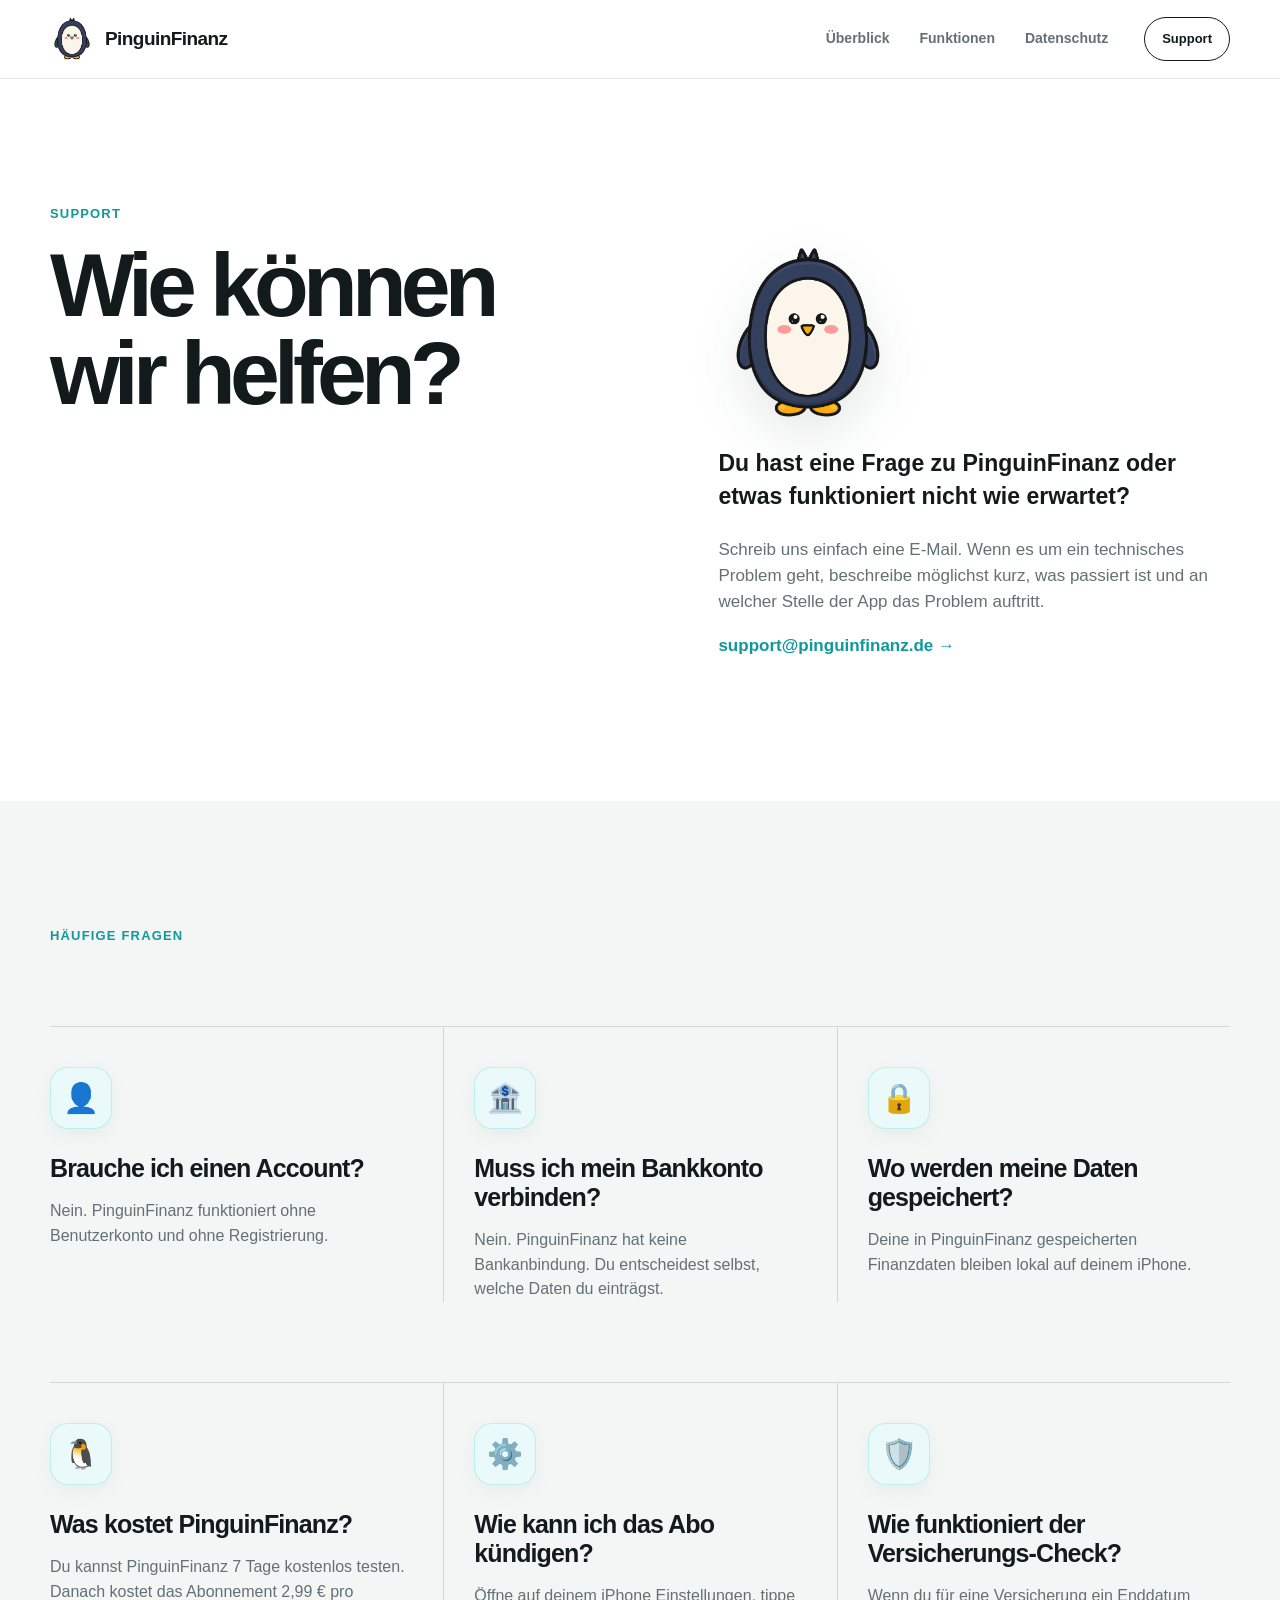
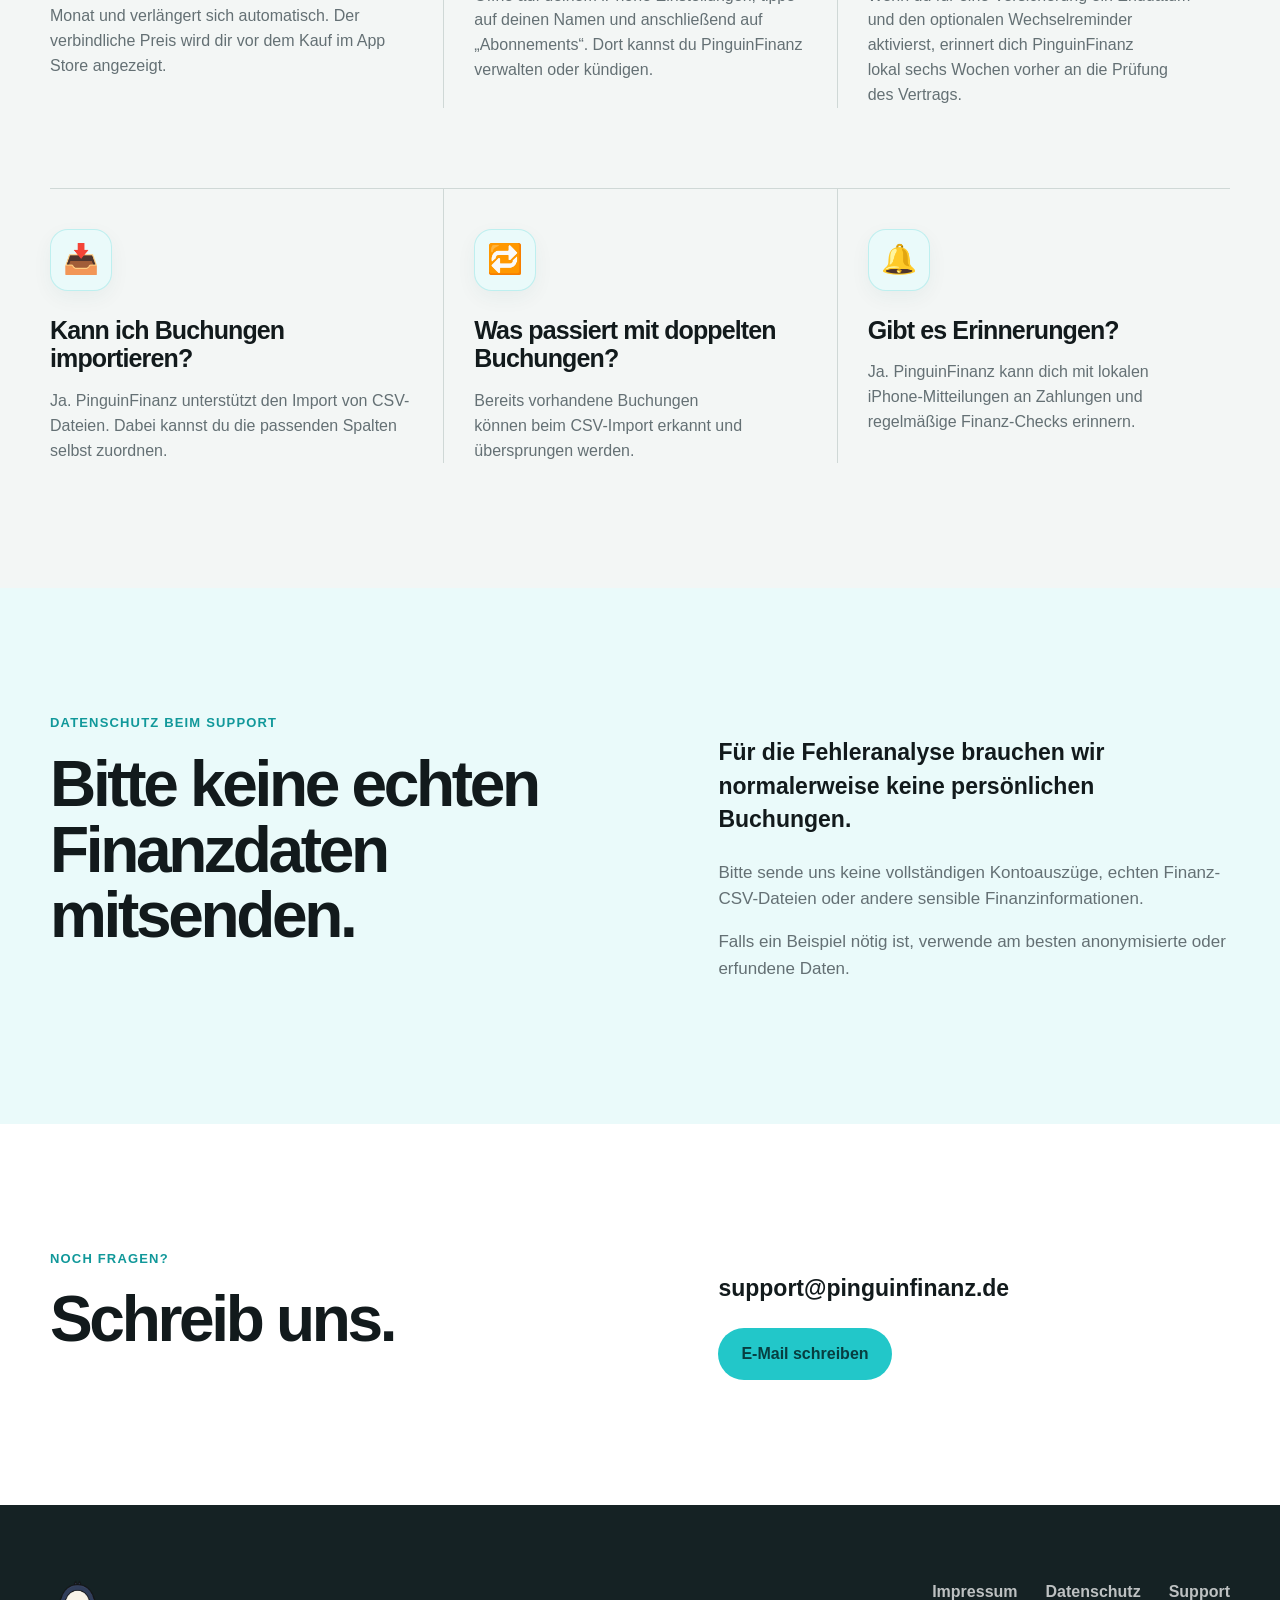
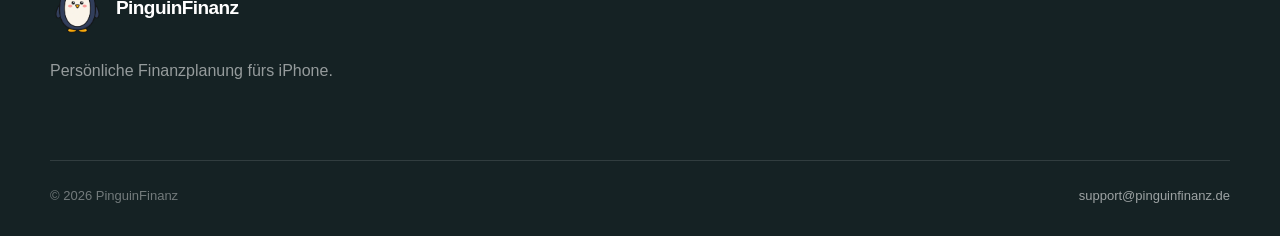
<file: support.html>
<!DOCTYPE html>
<html lang="de">
<head>
  <meta charset="UTF-8">

  <meta
    name="viewport"
    content="width=device-width, initial-scale=1.0"
  >

  <title>Support – PinguinFinanz</title>

  <meta
    name="description"
    content="Hilfe und Support rund um PinguinFinanz."
  >

  <meta
    name="theme-color"
    content="#22C7C9"
  >

  <link
    rel="icon"
    type="image/png"
    href="pennypinguin.png"
  >

  <link
    rel="apple-touch-icon"
    href="pennypinguin.png"
  >

  <link
    rel="stylesheet"
    href="style.css"
  >
</head>

<body>

  <header class="site-header">

    <div class="container header-inner">

      <a
        class="brand"
        href="index.html"
        aria-label="PinguinFinanz Startseite"
      >
        <img
          src="pennypinguin.png"
          alt=""
          class="brand-logo"
        >

        <span>PinguinFinanz</span>
      </a>

      <nav
        class="navigation"
        aria-label="Hauptnavigation"
      >
        <a href="index.html#ueberblick">
          Überblick
        </a>

        <a href="index.html#funktionen">
          Funktionen
        </a>

        <a href="datenschutz.html">
          Datenschutz
        </a>
      </nav>

      <a
        class="header-cta"
        href="mailto:support@pinguinfinanz.de"
      >
        Support
      </a>

    </div>

  </header>


  <main>

    <section class="section">

      <div class="container split-section">

        <div>

          <p class="eyebrow">
            Support
          </p>

          <h1>
            Wie können wir helfen?
          </h1>

        </div>

        <div>

          <img
            src="pennypinguin.png"
            alt="PinguinFinanz Maskottchen"
            class="privacy-mascot"
          >

          <p class="large-copy">
            Du hast eine Frage zu PinguinFinanz oder etwas funktioniert nicht wie erwartet?
          </p>

          <p>
            Schreib uns einfach eine E-Mail. Wenn es um ein technisches Problem geht,
            beschreibe möglichst kurz, was passiert ist und an welcher Stelle der App
            das Problem auftritt.
          </p>

          <p>
            <a
              class="simple-link"
              href="mailto:support@pinguinfinanz.de"
            >
              support@pinguinfinanz.de →
            </a>
          </p>

        </div>

      </div>

    </section>


    <section class="section section-soft" id="faq">

      <div class="container">

        <p class="eyebrow">
          Häufige Fragen
        </p>

        <div class="problem-grid">

          <article>

            <div class="emoji-badge">
              👤
            </div>

            <h3>
              Brauche ich einen Account?
            </h3>

            <p>
              Nein. PinguinFinanz funktioniert ohne Benutzerkonto
              und ohne Registrierung.
            </p>

          </article>


          <article>

            <div class="emoji-badge">
              🏦
            </div>

            <h3>
              Muss ich mein Bankkonto verbinden?
            </h3>

            <p>
              Nein. PinguinFinanz hat keine Bankanbindung.
              Du entscheidest selbst, welche Daten du einträgst.
            </p>

          </article>


          <article>

            <div class="emoji-badge">
              🔒
            </div>

            <h3>
              Wo werden meine Daten gespeichert?
            </h3>

            <p>
              Deine in PinguinFinanz gespeicherten Finanzdaten
              bleiben lokal auf deinem iPhone.
            </p>

          </article>

        </div>


        <div class="problem-grid">

          <article>

            <div class="emoji-badge">
              🐧
            </div>

            <h3>
              Was kostet PinguinFinanz?
            </h3>

            <p>
              Du kannst PinguinFinanz 7 Tage kostenlos testen. Danach kostet
              das Abonnement 2,99 € pro Monat und verlängert sich automatisch.
              Der verbindliche Preis wird dir vor dem Kauf im App Store angezeigt.
            </p>

          </article>


          <article>

            <div class="emoji-badge">
              ⚙️
            </div>

            <h3>
              Wie kann ich das Abo kündigen?
            </h3>

            <p>
              Öffne auf deinem iPhone Einstellungen, tippe auf deinen Namen
              und anschließend auf „Abonnements“. Dort kannst du PinguinFinanz
              verwalten oder kündigen.
            </p>

          </article>


          <article>

            <div class="emoji-badge">
              🛡️
            </div>

            <h3>
              Wie funktioniert der Versicherungs-Check?
            </h3>

            <p>
              Wenn du für eine Versicherung ein Enddatum und den optionalen
              Wechselreminder aktivierst, erinnert dich PinguinFinanz lokal
              sechs Wochen vorher an die Prüfung des Vertrags.
            </p>

          </article>

        </div>


        <div class="problem-grid">

          <article>

            <div class="emoji-badge">
              📥
            </div>

            <h3>
              Kann ich Buchungen importieren?
            </h3>

            <p>
              Ja. PinguinFinanz unterstützt den Import von CSV-Dateien.
              Dabei kannst du die passenden Spalten selbst zuordnen.
            </p>

          </article>


          <article>

            <div class="emoji-badge">
              🔁
            </div>

            <h3>
              Was passiert mit doppelten Buchungen?
            </h3>

            <p>
              Bereits vorhandene Buchungen können beim CSV-Import
              erkannt und übersprungen werden.
            </p>

          </article>


          <article>

            <div class="emoji-badge">
              🔔
            </div>

            <h3>
              Gibt es Erinnerungen?
            </h3>

            <p>
              Ja. PinguinFinanz kann dich mit lokalen iPhone-Mitteilungen
              an Zahlungen und regelmäßige Finanz-Checks erinnern.
            </p>

          </article>

        </div>

      </div>

    </section>


    <section class="section privacy-section">

      <div class="container split-section">

        <div>

          <p class="eyebrow">
            Datenschutz beim Support
          </p>

          <h2>
            Bitte keine echten Finanzdaten mitsenden.
          </h2>

        </div>

        <div>

          <p class="large-copy">
            Für die Fehleranalyse brauchen wir normalerweise keine persönlichen Buchungen.
          </p>

          <p>
            Bitte sende uns keine vollständigen Kontoauszüge,
            echten Finanz-CSV-Dateien oder andere sensible Finanzinformationen.
          </p>

          <p>
            Falls ein Beispiel nötig ist, verwende am besten anonymisierte
            oder erfundene Daten.
          </p>

        </div>

      </div>

    </section>


    <section class="section">

      <div class="container split-section">

        <div>

          <p class="eyebrow">
            Noch Fragen?
          </p>

          <h2>
            Schreib uns.
          </h2>

        </div>

        <div>

          <p class="large-copy">
            support@pinguinfinanz.de
          </p>

          <a
            class="button button-primary"
            href="mailto:support@pinguinfinanz.de"
          >
            E-Mail schreiben
          </a>

        </div>

      </div>

    </section>

  </main>


  <footer class="site-footer">

    <div class="container footer-grid">

      <div>

        <a
          class="brand footer-brand"
          href="index.html"
        >
          <img
            src="pennypinguin.png"
            alt=""
            class="brand-logo footer-logo"
          >

          <span>PinguinFinanz</span>
        </a>

        <p>
          Persönliche Finanzplanung fürs iPhone.
        </p>

      </div>

      <div class="footer-links">

        <a href="impressum.html">
          Impressum
        </a>

        <a href="datenschutz.html">
          Datenschutz
        </a>

        <a href="support.html">
          Support
        </a>

      </div>

    </div>

    <div class="container footer-bottom">

      <span>
        © 2026 PinguinFinanz
      </span>

      <a href="mailto:support@pinguinfinanz.de">
        support@pinguinfinanz.de
      </a>

    </div>

  </footer>

</body>
</html>
</file>
<file: style.css>
:root {
  --accent: #22c7c9;
  --accent-dark: #11989a;
  --accent-soft: #eafafa;

  --text: #121a1c;
  --text-soft: #647074;

  --white: #ffffff;
  --soft: #f3f6f5;
  --border: #dfe6e4;

  --dark: #152224;

  --container: 1180px;
}

*,
*::before,
*::after {
  box-sizing: border-box;
}

html {
  scroll-behavior: smooth;
}

section[id] {
  scroll-margin-top: 96px;
}

body {
  margin: 0;
  background: var(--white);
  color: var(--text);

  font-family:
    -apple-system,
    BlinkMacSystemFont,
    "Segoe UI",
    Helvetica,
    Arial,
    sans-serif;

  line-height: 1.55;

  -webkit-font-smoothing: antialiased;
  text-rendering: optimizeLegibility;
}

img {
  display: block;
  max-width: 100%;
}

a {
  color: inherit;
  text-decoration: none;
}

::selection {
  background: rgba(34, 199, 201, 0.25);
}

.container {
  width: min(
    calc(100% - 48px),
    var(--container)
  );

  margin-inline: auto;
}


/* =========================================================
   HEADER
   ========================================================= */

.site-header {
  position: sticky;
  top: 0;
  z-index: 100;

  background: rgba(255, 255, 255, 0.94);

  backdrop-filter: blur(16px);
  -webkit-backdrop-filter: blur(16px);

  border-bottom: 1px solid var(--border);
}

.header-inner {
  min-height: 78px;

  display: flex;
  align-items: center;

  gap: 36px;
}

.brand {
  display: inline-flex;
  align-items: center;

  gap: 11px;

  font-size: 19px;
  font-weight: 800;

  letter-spacing: -0.03em;
}

.brand-logo {
  width: 44px;
  height: 44px;

  object-fit: contain;

  flex-shrink: 0;
}

.navigation {
  margin-left: auto;

  display: flex;

  gap: 30px;
}

.navigation a {
  color: var(--text-soft);

  font-size: 14px;
  font-weight: 600;
}

.navigation a:hover {
  color: var(--text);
}

.header-cta {
  padding: 11px 17px;

  border: 1px solid var(--text);

  border-radius: 100px;

  font-size: 13px;
  font-weight: 700;
}

.header-cta:hover {
  background: var(--text);
  color: var(--white);
}


/* =========================================================
   TYPOGRAFIE
   ========================================================= */

.eyebrow {
  margin: 0 0 18px;

  color: var(--accent-dark);

  font-size: 13px;
  font-weight: 800;

  letter-spacing: 0.09em;

  text-transform: uppercase;
}

.eyebrow-light {
  color: #61dcde;
}

h1,
h2,
h3,
p {
  text-wrap: pretty;
}

h1 {
  margin: 0;

  max-width: 780px;

  font-size: clamp(
    58px,
    7vw,
    92px
  );

  line-height: 0.98;

  letter-spacing: -0.065em;

  font-weight: 680;
}

h2 {
  margin: 0;

  font-size: clamp(
    42px,
    5vw,
    66px
  );

  line-height: 1.03;

  letter-spacing: -0.052em;

  font-weight: 650;
}

h3 {
  margin: 0;

  font-size: 25px;

  line-height: 1.15;

  letter-spacing: -0.035em;
}

.simple-link {
  color: var(--accent-dark);

  font-weight: 750;
}

.simple-link:hover {
  text-decoration: underline;
}

.large-copy {
  font-size: 23px !important;

  line-height: 1.45;

  color: var(--text) !important;

  font-weight: 560;
}


/* =========================================================
   HERO
   ========================================================= */

.hero {
  overflow: hidden;

  padding: 105px 0 120px;
}

.hero-grid {
  display: grid;

  grid-template-columns:
    minmax(0, 1.12fr)
    minmax(360px, 0.88fr);

  gap: 90px;

  align-items: center;
}

.hero-copy {
  max-width: 760px;
}

.hero-lead {
  max-width: 680px;

  margin: 34px 0 0;

  font-size: 23px;

  line-height: 1.5;

  color: var(--text);
}

.hero-description {
  max-width: 650px;

  margin: 15px 0 0;

  font-size: 17px;

  color: var(--text-soft);
}

.hero-actions {
  margin-top: 36px;

  display: flex;

  align-items: center;

  gap: 26px;
}

.button {
  display: inline-flex;

  align-items: center;
  justify-content: center;

  min-height: 52px;

  padding: 0 23px;

  border-radius: 100px;

  font-weight: 750;
}

.button-primary {
  background: var(--accent);

  color: #073e40;
}

.button-primary:hover {
  background: #2bd0d2;
}

.hero-facts {
  margin-top: 34px;

  display: flex;
  flex-wrap: wrap;

  gap: 12px 25px;

  color: var(--text-soft);

  font-size: 14px;
}

.hero-facts span::before {
  content: "✓";

  margin-right: 7px;

  color: var(--accent-dark);

  font-weight: 900;
}


/* =========================================================
   HERO MASCOT
   ========================================================= */

.hero-mascot-area {
  position: relative;

  min-height: 540px;

  display: flex;

  justify-content: center;
  align-items: center;
}

.hero-mascot-background {
  position: absolute;

  width: 430px;
  height: 430px;

  background: var(--accent-soft);

  border-radius: 50%;
}

.hero-mascot-background::before {
  content: "";

  position: absolute;

  inset: 35px;

  border: 1px solid rgba(34, 199, 201, 0.28);

  border-radius: 50%;
}

.hero-mascot-background::after {
  content: "";

  position: absolute;

  inset: 75px;

  border: 1px solid rgba(34, 199, 201, 0.20);

  border-radius: 50%;
}

.hero-mascot {
  position: relative;

  z-index: 2;

  width: min(
    360px,
    88%
  );

  height: auto;

  filter:
    drop-shadow(
      0 30px 35px rgba(16, 37, 39, 0.15)
    );
}

.hero-mini-card {
  position: absolute;

  z-index: 3;

  min-width: 155px;

  padding: 15px 18px;

  background: rgba(255, 255, 255, 0.94);

  border: 1px solid var(--border);

  border-radius: 18px;

  box-shadow:
    0 14px 35px rgba(20, 44, 46, 0.10);
}

.hero-mini-card span {
  display: block;

  color: var(--text-soft);

  font-size: 11px;
}

.hero-mini-card strong {
  display: block;

  margin-top: 3px;

  font-size: 18px;
}

.hero-card-one {
  top: 80px;
  left: 0;
}

.hero-card-two {
  right: 0;
  bottom: 90px;
}


/* =========================================================
   ALLGEMEINE SEKTIONEN
   ========================================================= */

.section {
  padding: 125px 0;
}

.section-soft {
  background: var(--soft);
}

.headline-grid {
  display: grid;

  grid-template-columns:
    minmax(0, 1.25fr)
    minmax(280px, 0.75fr);

  gap: 80px;

  align-items: end;
}

.headline-grid > p {
  margin: 0 0 6px;

  color: var(--text-soft);

  font-size: 18px;
}


/* =========================================================
   EMOJI-BADGES
   ========================================================= */

.emoji-badge,
.feature-icon {
  width: 62px;
  height: 62px;

  display: inline-flex;
  align-items: center;
  justify-content: center;

  flex-shrink: 0;

  background: var(--accent-soft);

  border: 1px solid rgba(34, 199, 201, 0.22);

  border-radius: 18px;

  font-size: 29px;

  line-height: 1;

  box-shadow:
    0 7px 20px rgba(26, 79, 81, 0.05);
}

.emoji-badge {
  margin-bottom: 25px;
}

.emoji-badge-dark {
  background: rgba(255, 255, 255, 0.08);

  border:
    1px solid rgba(255, 255, 255, 0.14);

  box-shadow: none;
}


/* =========================================================
   ÜBERBLICK
   ========================================================= */

.problem-grid {
  margin-top: 80px;

  display: grid;

  grid-template-columns:
    repeat(3, 1fr);

  border-top: 1px solid #cfd8d6;
}

.problem-grid article {
  padding: 40px 30px 0 0;
}

.problem-grid article + article {
  padding-left: 30px;

  border-left: 1px solid #cfd8d6;
}

.problem-grid h3 {
  margin-top: 0;
}

.problem-grid p {
  margin: 16px 0 0;

  color: var(--text-soft);

  font-size: 16px;
}


/* =========================================================
   FUNKTIONEN
   ========================================================= */

.feature-row {
  padding: 70px 0;

  display: grid;

  grid-template-columns:
    70px
    minmax(0, 1fr)
    minmax(300px, 0.8fr);

  gap: 50px;

  align-items: center;

  border-bottom: 1px solid var(--border);
}

.feature-row:first-of-type {
  margin-top: 50px;
}

.feature-copy h3 {
  font-size: 33px;
}

.feature-copy p {
  max-width: 570px;

  margin: 18px 0 0;

  color: var(--text-soft);

  font-size: 17px;
}

.feature-visual {
  padding: 28px;

  background: var(--soft);

  border-radius: 20px;
}

.feature-visual span {
  display: block;

  color: var(--text-soft);

  font-size: 13px;
}

.feature-visual strong {
  display: block;

  margin-top: 5px;

  font-size: 27px;

  letter-spacing: -0.04em;
}

.feature-visual small {
  display: block;

  margin-top: 7px;

  color: var(--text-soft);
}

.payment-visual {
  display: grid;

  gap: 0;
}

.payment-visual > div {
  padding: 15px 0;

  display: flex;

  justify-content: space-between;
  align-items: center;

  gap: 20px;

  border-bottom: 1px solid var(--border);
}

.payment-visual > div:last-child {
  border-bottom: 0;
}

.payment-visual span {
  font-size: 15px;
}

.payment-visual strong {
  margin: 0;

  font-size: 16px;

  letter-spacing: 0;
}

.progress-track {
  height: 8px;

  margin-top: 20px;

  overflow: hidden;

  background: #dbe4e3;

  border-radius: 100px;
}

.progress-fill {
  width: 39%;
  height: 100%;

  background: var(--accent);
}


/* =========================================================
   DUNKLER ABLAUF-BEREICH
   ========================================================= */

.section-dark {
  background: var(--dark);

  color: #ffffff;
}

.headline-grid-dark > p {
  color: rgba(255, 255, 255, 0.62);
}

.steps-grid {
  margin-top: 80px;

  display: grid;

  grid-template-columns:
    repeat(4, 1fr);
}

.steps-grid article {
  min-height: 280px;

  padding: 34px;

  border-top:
    1px solid rgba(255, 255, 255, 0.20);

  border-left:
    1px solid rgba(255, 255, 255, 0.12);
}

.steps-grid article:first-child {
  border-left: 0;
}

.steps-grid h3 {
  margin-top: 0;

  font-size: 27px;
}

.steps-grid p {
  margin: 16px 0 0;

  color: rgba(255, 255, 255, 0.62);
}


/* =========================================================
   SPLIT-SEKTIONEN
   ========================================================= */

.split-section,
.privacy-grid,
.app-store-grid {
  display: grid;

  grid-template-columns:
    minmax(0, 1fr)
    minmax(320px, 0.9fr);

  gap: 100px;
}

.split-section p:not(.eyebrow),
.privacy-copy p,
.app-store-copy p {
  color: var(--text-soft);

  font-size: 17px;
}

.inline-note {
  margin-top: 30px;

  padding-top: 20px;

  border-top: 1px solid var(--border);

  color: var(--accent-dark);

  font-weight: 750;
}


/* =========================================================
   DATENSCHUTZ
   ========================================================= */

.privacy-section {
  background: var(--accent-soft);
}

.privacy-copy {
  padding-top: 12px;
}

.privacy-copy ul {
  margin: 30px 0;

  padding: 0;

  list-style: none;

  display: grid;

  gap: 12px;
}

.privacy-copy li {
  position: relative;

  padding-left: 29px;

  font-weight: 650;
}

.privacy-copy li::before {
  content: "✓";

  position: absolute;

  left: 0;

  color: var(--accent-dark);

  font-weight: 900;
}

.privacy-mascot {
  width: 180px;

  margin-top: 40px;

  filter:
    drop-shadow(
      0 20px 25px rgba(16, 37, 39, 0.10)
    );
}


/* =========================================================
   APP STORE
   ========================================================= */

.app-store-section {
  padding-bottom: 140px;
}

.store-status {
  display: inline-flex;
  align-items: center;

  margin-top: 24px;

  padding: 13px 18px;

  background: var(--accent-soft);

  border: 1px solid rgba(34, 199, 201, 0.24);

  border-radius: 14px;

  color: #17484a;

  font-size: 14px;
  font-weight: 750;
}


/* =========================================================
   FOOTER
   ========================================================= */

.site-footer {
  padding: 75px 0 30px;

  background: var(--dark);

  color: #ffffff;
}

.footer-grid {
  display: flex;

  justify-content: space-between;

  gap: 60px;
}

.footer-brand {
  color: #ffffff;
}

.footer-logo {
  width: 55px;
  height: 55px;
}

.footer-grid p {
  max-width: 430px;

  color: rgba(255, 255, 255, 0.55);
}

.footer-links {
  display: flex;

  flex-wrap: wrap;

  gap: 28px;

  align-content: start;
}

.footer-links a {
  color: rgba(255, 255, 255, 0.72);

  font-weight: 600;
}

.footer-links a:hover {
  color: #ffffff;
}

.footer-bottom {
  margin-top: 60px;

  padding-top: 25px;

  display: flex;

  justify-content: space-between;

  gap: 20px;

  border-top:
    1px solid rgba(255, 255, 255, 0.12);

  color: rgba(255, 255, 255, 0.40);

  font-size: 13px;
}

.footer-bottom a {
  color: rgba(255, 255, 255, 0.58);
}

.footer-bottom a:hover {
  color: #ffffff;
}


/* =========================================================
   TABLET
   ========================================================= */

@media (max-width: 950px) {

  .navigation {
    display: none;
  }

  .hero-grid,
  .headline-grid,
  .split-section,
  .privacy-grid,
  .app-store-grid {
    grid-template-columns: 1fr;

    gap: 50px;
  }

  .hero {
    padding-top: 80px;
  }

  .hero-mascot-area {
    min-height: 490px;

    max-width: 620px;
  }

  .problem-grid {
    grid-template-columns: 1fr;
  }

  .problem-grid article,
  .problem-grid article + article {
    padding: 30px 0;

    border-left: 0;

    border-bottom:
      1px solid #cfd8d6;
  }

  .feature-row {
    grid-template-columns:
      62px
      1fr;

    gap: 30px;
  }

  .feature-visual {
    grid-column: 2;
  }

  .steps-grid {
    grid-template-columns:
      repeat(2, 1fr);
  }

  .steps-grid article:nth-child(3) {
    border-left: 0;
  }
}


/* =========================================================
   MOBILE
   ========================================================= */

@media (max-width: 650px) {

  .container {
    width: min(
      calc(100% - 30px),
      var(--container)
    );
  }

  .header-inner {
    min-height: 68px;
  }

  .header-cta {
    display: none;
  }

  .brand {
    font-size: 17px;
  }

  .brand-logo {
    width: 38px;
    height: 38px;
  }

  .hero {
    padding: 65px 0 75px;
  }

  h1 {
    font-size: clamp(
      48px,
      15vw,
      63px
    );
  }

  h2 {
    font-size: 40px;
  }

  .hero-lead {
    margin-top: 27px;

    font-size: 19px;
  }

  .hero-description {
    font-size: 15px;
  }

  .hero-actions {
    align-items: stretch;

    flex-direction: column;

    gap: 17px;
  }

  .button {
    width: 100%;
  }

  .hero-actions .simple-link {
    text-align: center;
  }

  .hero-facts {
    display: grid;

    gap: 7px;
  }

  .hero-mascot-area {
    min-height: 390px;
  }

  .hero-mascot-background {
    width: 320px;
    height: 320px;
  }

  .hero-mascot {
    width: 270px;
  }

  .hero-mini-card {
    min-width: 125px;

    padding: 11px 13px;
  }

  .hero-mini-card strong {
    font-size: 14px;
  }

  .hero-card-one {
    top: 35px;
    left: 0;
  }

  .hero-card-two {
    right: 0;
    bottom: 40px;
  }

  .section {
    padding: 85px 0;
  }

  .headline-grid {
    gap: 28px;
  }

  .headline-grid > p {
    font-size: 16px;
  }

  .problem-grid {
    margin-top: 50px;
  }

  .emoji-badge,
  .feature-icon {
    width: 56px;
    height: 56px;

    border-radius: 16px;

    font-size: 26px;
  }

  .feature-row {
    padding: 50px 0;

    grid-template-columns: 1fr;

    gap: 20px;
  }

  .feature-icon {
    grid-column: 1;
  }

  .feature-visual {
    grid-column: 1;
  }

  .feature-copy h3 {
    font-size: 29px;
  }

  .steps-grid {
    margin-top: 50px;

    grid-template-columns: 1fr;
  }

  .steps-grid article,
  .steps-grid article:nth-child(3) {
    min-height: unset;

    padding: 28px 0;

    border-left: 0;

    border-top:
      1px solid rgba(255, 255, 255, 0.18);
  }

  .steps-grid h3 {
    margin-top: 0;
  }

  .split-section,
  .privacy-grid,
  .app-store-grid {
    gap: 35px;
  }

  .privacy-mascot {
    width: 130px;

    margin-top: 25px;
  }

  .store-status {
    width: 100%;
  }

  .footer-grid,
  .footer-bottom {
    flex-direction: column;
  }

  .footer-links {
    flex-direction: column;

    gap: 13px;
  }
}
</file>
